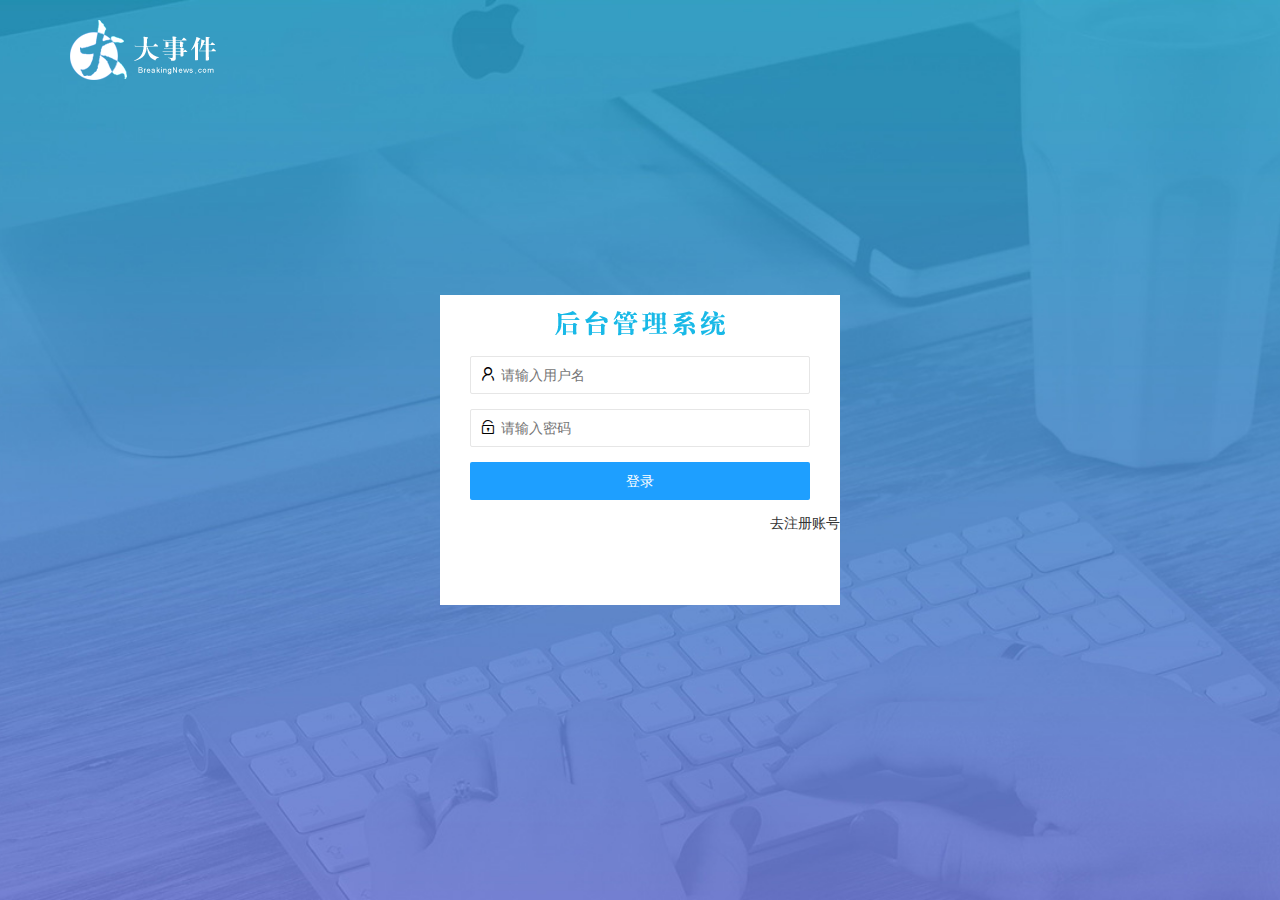
<file: login.html>
<!DOCTYPE html>
<html lang="en">

<head>
    <meta charset="UTF-8">
    <meta name="viewport" content="width=device-width, initial-scale=1.0">
    <meta http-equiv="X-UA-Compatible" content="ie=edge">
    <title>登录注册页面</title>
    <link rel="stylesheet" href="./assets/lib/layui/css/layui.css">
    <link rel="stylesheet" href="./assets/css/login.css">
</head>

<body>
    <!-- 头部logo图片 -->
    <div class="layui-main header">
        <img src="./assets/images/logo.png" alt="">
    </div>
    <div class="loginAndRegBox">
        <!-- 表单logo图片 -->
        <div>
            <img src="./assets/images/login_title.png" alt="">
        </div>
        <!-- 用户登录表单 -->
        <div class="link_login">
            <form class="layui-form" action="" id="loginform">
                <div class="layui-form-item links">
                    <i class="layui-icon layui-icon-username"></i>
                    <input type="text" name="username" required lay-verify="required|pass" placeholder="请输入用户名" autocomplete="off" class="layui-input">
                </div>
                <div class="layui-form-item links">
                    <i class="layui-icon layui-icon-password"></i>
                    <input type="password" name="password" required lay-verify="required|pass" placeholder="请输入密码" autocomplete="off" class="layui-input">
                </div>
                <div class="layui-form-item">
                    <button type="submit" lay-submit="*" class="layui-btn layui-btn-normal">登录</button>
                </div>

            </form>
            <div class="regbtn">
                <a href="javascript:;">去注册账号</a>
            </div>

        </div>
        <!-- 用户注册表单 -->
        <div class="link_reg">
            <form class="layui-form" action="" id="regform">
                <div class="layui-form-item links">
                    <i class="layui-icon layui-icon-username"></i>
                    <input type="text" name="username" required lay-verify="required|pass" placeholder="请输入用户名" autocomplete="off" class="layui-input">
                </div>
                <div class="layui-form-item links">
                    <i class="layui-icon layui-icon-password"></i>
                    <input type="password" name="password" required lay-verify="required|pass|respassword" placeholder="请输入密码" autocomplete="off" class="layui-input">
                </div>
                <div class="layui-form-item links">
                    <i class="layui-icon layui-icon-password"></i>
                    <input type="password" id="resp"  required lay-verify="required|pass" placeholder="请输入密码" autocomplete="off"
                        class="layui-input">
                </div>
                <div class="layui-form-item">
                    <button type="submit" lay-submit="*" class="layui-btn layui-btn-normal">注册</button>
                </div>

            </form>


            <div class="loginbtn">
                <a href="javascript:;" id="tologin">去登录</a>
            </div>
        </div>
    </div>
    <script src="./assets/lib/jquery.js"></script>
    <script src="./assets/lib/layui/layui.all.js"></script>
    <script src="./assets/js/login.js"></script>
</body>

</html>
</file>
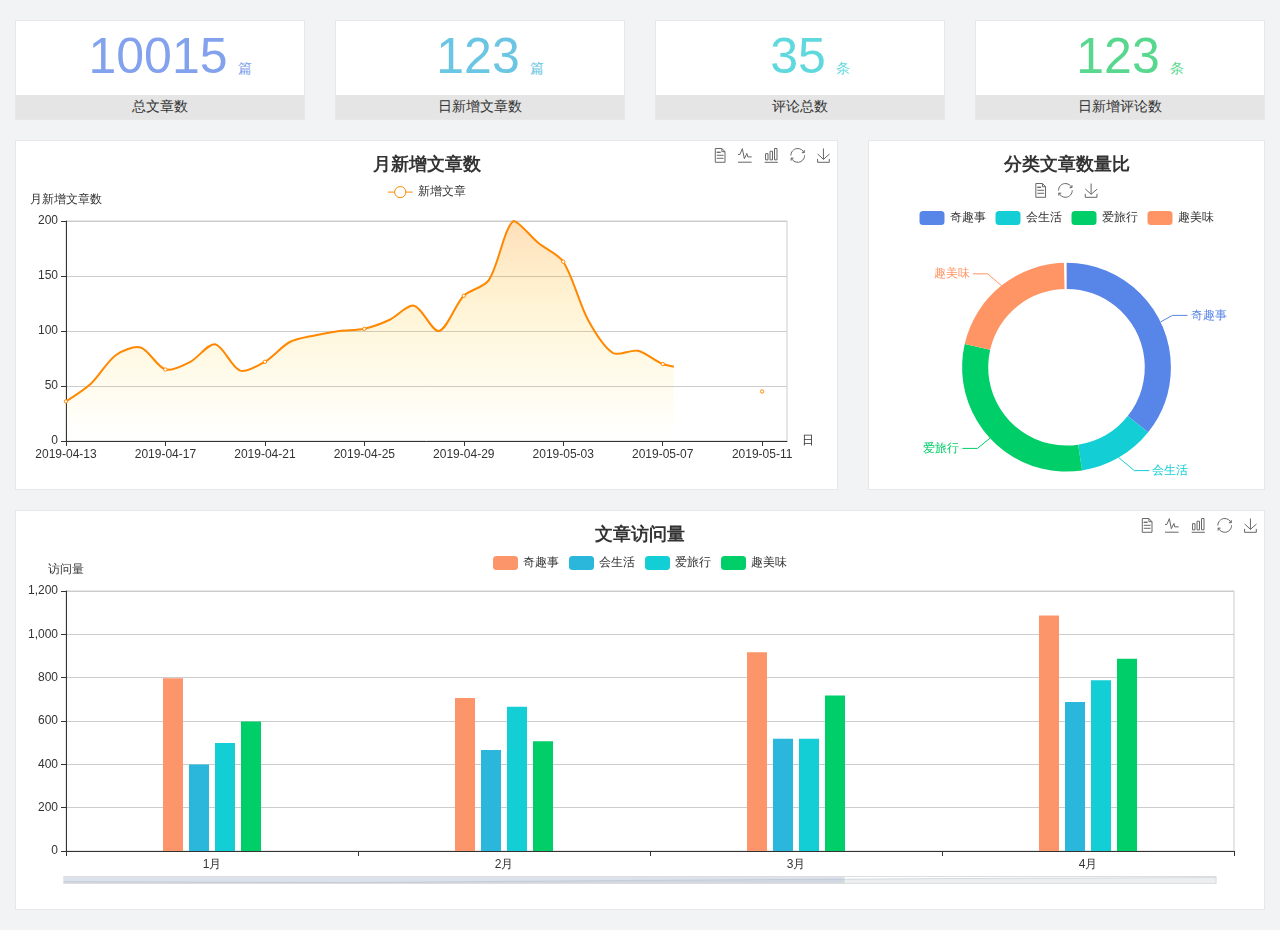
<file: home/dashboard.html>
<!DOCTYPE html>
<html lang="en">

<head>
  <meta charset="UTF-8">
  <meta name="viewport" content="width=device-width, initial-scale=1.0">
  <meta http-equiv="X-UA-Compatible" content="ie=edge">
  <title>图表统计</title>
  <link rel="stylesheet" href="../../assets/lib/bootstrap.css" />
  <link rel="stylesheet" href="../../assets/lib/main.css" />
  <script src="../../assets/lib/jquery.js"></script>
  <script type="text/javascript" src="../../assets/lib/echarts.min.js"></script>
</head>

<body>
  <div class="container-fluid">
    <div class="row spannel_list">
      <div class="col-sm-3 col-xs-6">
        <div class="spannel">
          <em>10015</em><span>篇</span>
          <b>总文章数</b>
        </div>
      </div>
      <div class="col-sm-3 col-xs-6">
        <div class="spannel scolor01">
          <em>123</em><span>篇</span>
          <b>日新增文章数</b>
        </div>
      </div>
      <div class="col-sm-3 col-xs-6">
        <div class="spannel scolor02">
          <em>35</em><span>条</span>
          <b>评论总数</b>
        </div>
      </div>
      <div class="col-sm-3 col-xs-6">
        <div class="spannel scolor03">
          <em>123</em><span>条</span>
          <b>日新增评论数</b>
        </div>
      </div>
    </div>
  </div>

  <div class="container-fluid">
    <div class="row curve-pie">
      <div class="col-lg-8 col-md-8">
        <div class="gragh_pannel" id="curve_show"></div>
      </div>
      <div class="col-lg-4 col-md-4">
        <div class="gragh_pannel" id="pie_show"></div>
      </div>
    </div>
  </div>

  <div class="container-fluid">
    <div class="column_pannel" id="column_show"></div>
  </div>

  <script>
    var oChart = echarts.init(document.getElementById('curve_show'));
    var aList_all = [
      { 'count': 36, 'date': '2019-04-13' },
      { 'count': 52, 'date': '2019-04-14' },
      { 'count': 78, 'date': '2019-04-15' },
      { 'count': 85, 'date': '2019-04-16' },
      { 'count': 65, 'date': '2019-04-17' },
      { 'count': 72, 'date': '2019-04-18' },
      { 'count': 88, 'date': '2019-04-19' },
      { 'count': 64, 'date': '2019-04-20' },
      { 'count': 72, 'date': '2019-04-21' },
      { 'count': 90, 'date': '2019-04-22' },
      { 'count': 96, 'date': '2019-04-23' },
      { 'count': 100, 'date': '2019-04-24' },
      { 'count': 102, 'date': '2019-04-25' },
      { 'count': 110, 'date': '2019-04-26' },
      { 'count': 123, 'date': '2019-04-27' },
      { 'count': 100, 'date': '2019-04-28' },
      { 'count': 132, 'date': '2019-04-29' },
      { 'count': 146, 'date': '2019-04-30' },
      { 'count': 200, 'date': '2019-05-01' },
      { 'count': 180, 'date': '2019-05-02' },
      { 'count': 163, 'date': '2019-05-03' },
      { 'count': 110, 'date': '2019-05-04' },
      { 'count': 80, 'date': '2019-05-05' },
      { 'count': 82, 'date': '2019-05-06' },
      { 'count': 70, 'date': '2019-05-07' },
      { 'count': 65, 'date': '2019-05-08' },
      { 'count': 54, 'date': '2019-05-09' },
      { 'count': 40, 'date': '2019-05-10' },
      { 'count': 45, 'date': '2019-05-11' },
      { 'count': 38, 'date': '2019-05-12' },
    ];

    let aCount = [];
    let aDate = [];

    for (var i = 0; i < aList_all.length; i++) {
      aCount.push(aList_all[i].count);
      aDate.push(aList_all[i].date);
    }

    var chartopt = {
      title: {
        text: '月新增文章数',
        left: 'center',
        top: '10'
      },
      tooltip: {
        trigger: 'axis'
      },
      legend: {
        data: ['新增文章'],
        top: '40'
      },
      toolbox: {
        show: true,
        feature: {
          mark: { show: true },
          dataView: { show: true, readOnly: false },
          magicType: { show: true, type: ['line', 'bar'] },
          restore: { show: true },
          saveAsImage: { show: true }
        }
      },
      calculable: true,
      xAxis: [
        {
          name: '日',
          type: 'category',
          boundaryGap: false,
          data: aDate
        }
      ],
      yAxis: [
        {
          name: '月新增文章数',
          type: 'value'
        }
      ],
      series: [
        {
          name: '新增文章',
          type: 'line',
          smooth: true,
          itemStyle: { normal: { areaStyle: { type: 'default' }, color: '#f80' }, lineStyle: { color: '#f80' } },
          data: aCount
        }],
      areaStyle: {
        normal: {
          color: new echarts.graphic.LinearGradient(0, 0, 0, 1, [{
            offset: 0,
            color: 'rgba(255,136,0,0.39)'
          }, {
            offset: .34,
            color: 'rgba(255,180,0,0.25)'
          }, {
            offset: 1,
            color: 'rgba(255,222,0,0.00)'
          }])

        }
      },
      grid: {
        show: true,
        x: 50,
        x2: 50,
        y: 80,
        height: 220
      }
    };

    oChart.setOption(chartopt);


    var oPie = echarts.init(document.getElementById('pie_show'));
    var oPieopt =
    {
      title: {
        top: 10,
        text: '分类文章数量比',
        x: 'center'
      },
      tooltip: {
        trigger: 'item',
        formatter: "{a} <br/>{b} : {c} ({d}%)"
      },
      color: ['#5885e8', '#13cfd5', '#00ce68', '#ff9565'],
      legend: {
        x: 'center',
        top: 65,
        data: ['奇趣事', '会生活', '爱旅行', '趣美味']
      },
      toolbox: {
        show: true,
        x: 'center',
        top: 35,
        feature: {
          mark: { show: true },
          dataView: { show: true, readOnly: false },
          magicType: {
            show: true,
            type: ['pie', 'funnel'],
            option: {
              funnel: {
                x: '25%',
                width: '50%',
                funnelAlign: 'left',
                max: 1548
              }
            }
          },
          restore: { show: true },
          saveAsImage: { show: true }
        }
      },
      calculable: true,
      series: [
        {
          name: '访问来源',
          type: 'pie',
          radius: ['45%', '60%'],
          center: ['50%', '65%'],
          data: [
            { value: 300, name: '奇趣事' },
            { value: 100, name: '会生活' },
            { value: 260, name: '爱旅行' },
            { value: 180, name: '趣美味' }
          ]
        }
      ]
    };
    oPie.setOption(oPieopt);



    var oColumn = this.echarts.init(document.getElementById('column_show'));
    var oColumnopt =
    {
      title: {
        text: '文章访问量',
        left: 'center',
        top: '10'
      },
      tooltip: {
        trigger: 'axis'
      },
      legend: {
        data: ['奇趣事', '会生活', '爱旅行', '趣美味'],
        top: '40'
      },
      toolbox: {
        show: true,
        feature: {
          mark: { show: true },
          dataView: { show: true, readOnly: false },
          magicType: { show: true, type: ['line', 'bar'] },
          restore: { show: true },
          saveAsImage: { show: true }
        }
      },
      calculable: true,
      xAxis: [
        {
          type: 'category',
          data: ['1月', '2月', '3月', '4月', '5月']
        }
      ],
      yAxis: [
        {
          name: '访问量',
          type: 'value'
        }
      ],
      series: [
        {
          name: '奇趣事',
          type: 'bar',
          barWidth: 20,
          itemStyle: {
            normal: { areaStyle: { type: 'default' }, color: '#fd956a' }
          },
          data: [800, 708, 920, 1090, 1200]
        },
        {
          name: '会生活',
          type: 'bar',
          barWidth: 20,
          itemStyle: {
            normal: { areaStyle: { type: 'default' }, color: '#2bb6db' }
          },
          data: [400, 468, 520, 690, 800]
        },
        {
          name: '爱旅行',
          type: 'bar',
          barWidth: 20,
          itemStyle: {
            normal: { areaStyle: { type: 'default' }, color: '#13cfd5' }
          },
          data: [500, 668, 520, 790, 900]
        },
        {
          name: '趣美味',
          type: 'bar',
          barWidth: 20,
          itemStyle: {
            normal: { areaStyle: { type: 'default' }, color: '#00ce68' }
          },
          data: [600, 508, 720, 890, 1000]
        }
      ],
      grid: {
        show: true,
        x: 50,
        x2: 30,
        y: 80,
        height: 260
      },
      dataZoom: [//给x轴设置滚动条
        {
          start: 0,//默认为0
          end: 100 - 1000 / 31,//默认为100
          type: 'slider',
          show: true,
          xAxisIndex: [0],
          handleSize: 0,//滑动条的 左右2个滑动条的大小
          height: 8,//组件高度
          left: 45, //左边的距离
          right: 50,//右边的距离
          bottom: 26,//右边的距离
          handleColor: '#ddd',//h滑动图标的颜色
          handleStyle: {
            borderColor: "#cacaca",
            borderWidth: "1",
            shadowBlur: 2,
            background: "#ddd",
            shadowColor: "#ddd",
          }
        }]
    };
    oColumn.setOption(oColumnopt);
  </script>
</body>

</html>
</file>
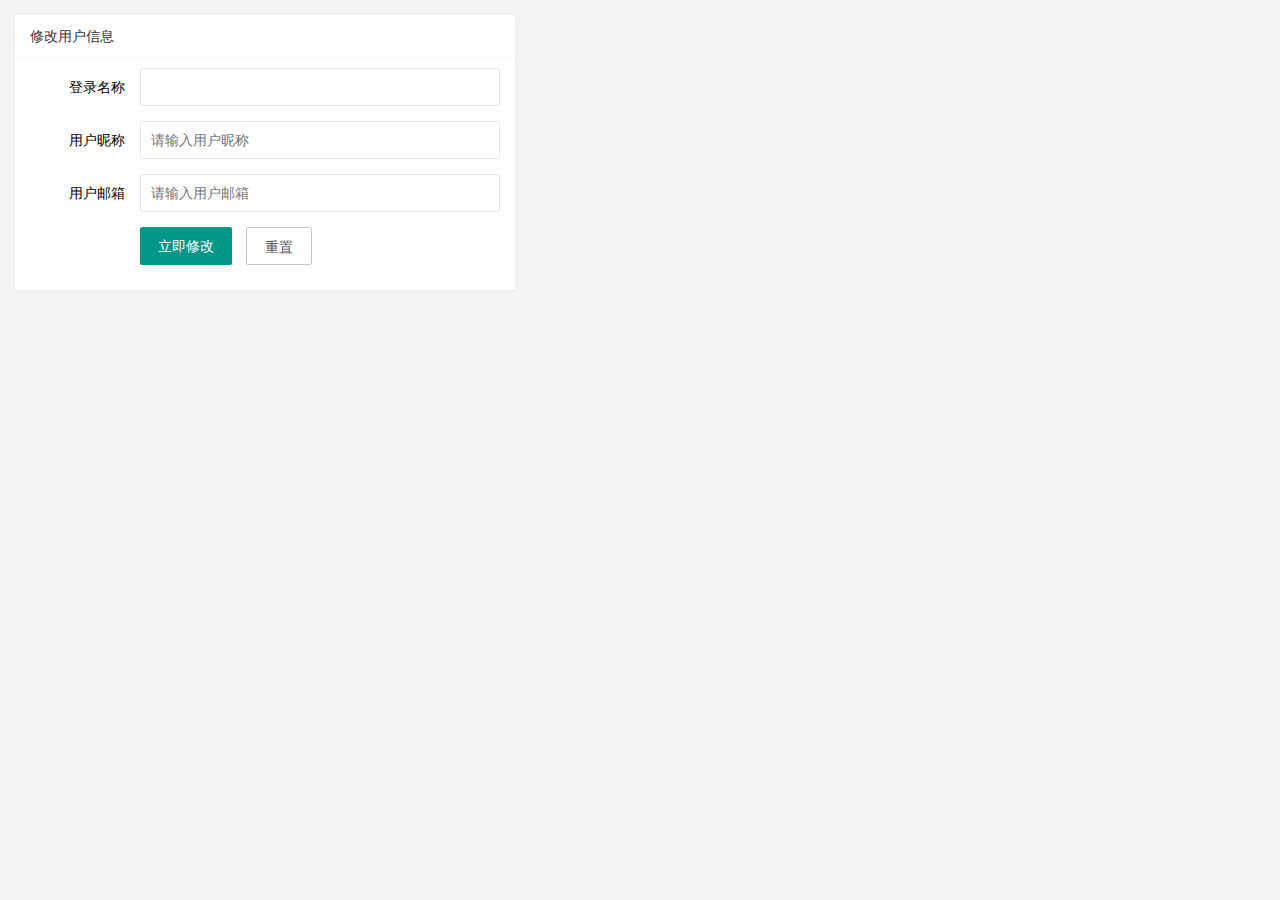
<file: user/user_info.html>
<!DOCTYPE html>
<html lang="en">
<head>
    <meta charset="UTF-8">
    <meta name="viewport" content="width=device-width, initial-scale=1.0">
    <meta http-equiv="X-UA-Compatible" content="ie=edge">
    <title>基本资料</title>
    <link rel="stylesheet" href="../assets/lib/layui/css/layui.css">
    <link rel="stylesheet" href="../assets/css/user_info.css">
</head>
<body>
    <div class="layui-card">
        <div class="layui-card-header">修改用户信息</div>
        <div class="layui-card-body">
            <form class="layui-form from_user_info" lay-filter="user_info">
                <!-- 这是隐藏域 -->
                <input type="hidden" value="" name="id"> 
                <div class="layui-form-item">
                  <label class="layui-form-label">登录名称</label>
                  <div class="layui-input-block">
                    <input type="text" name="username" required  lay-verify="required" placeholder="" autocomplete="off" class="layui-input" disabled>
                  </div>
                </div>
                <div class="layui-form-item">
                    <label class="layui-form-label">用户昵称</label>
                    <div class="layui-input-block">
                      <input type="text" name="nickname" required  lay-verify="required|nickname" placeholder="请输入用户昵称" autocomplete="off" class="layui-input">
                    </div>
                  </div>
                  <div class="layui-form-item">
                    <label class="layui-form-label">用户邮箱</label>
                    <div class="layui-input-block">
                      <input type="text" name="email" required  lay-verify="required|email" placeholder="请输入用户邮箱" autocomplete="off" class="layui-input">
                    </div>
                  </div>
                  <div class="layui-form-item">
                    <div class="layui-input-block">
                      <button class="layui-btn" lay-submit lay-filter="formDemo">立即修改</button>
                      <button type="reset" class="layui-btn layui-btn-primary" id="reuser">重置</button>
                    </div>
                  </div>
                </form>
        </div>
      </div>
      <script src="../assets/lib/layui/layui.all.js"></script>
      <script src="../assets/lib/jquery.js"></script>
      <script src="../assets/js/baseAPI.js"></script>
      <script src="../assets/js/user_info.js"></script>
</body>

</html>
</file>
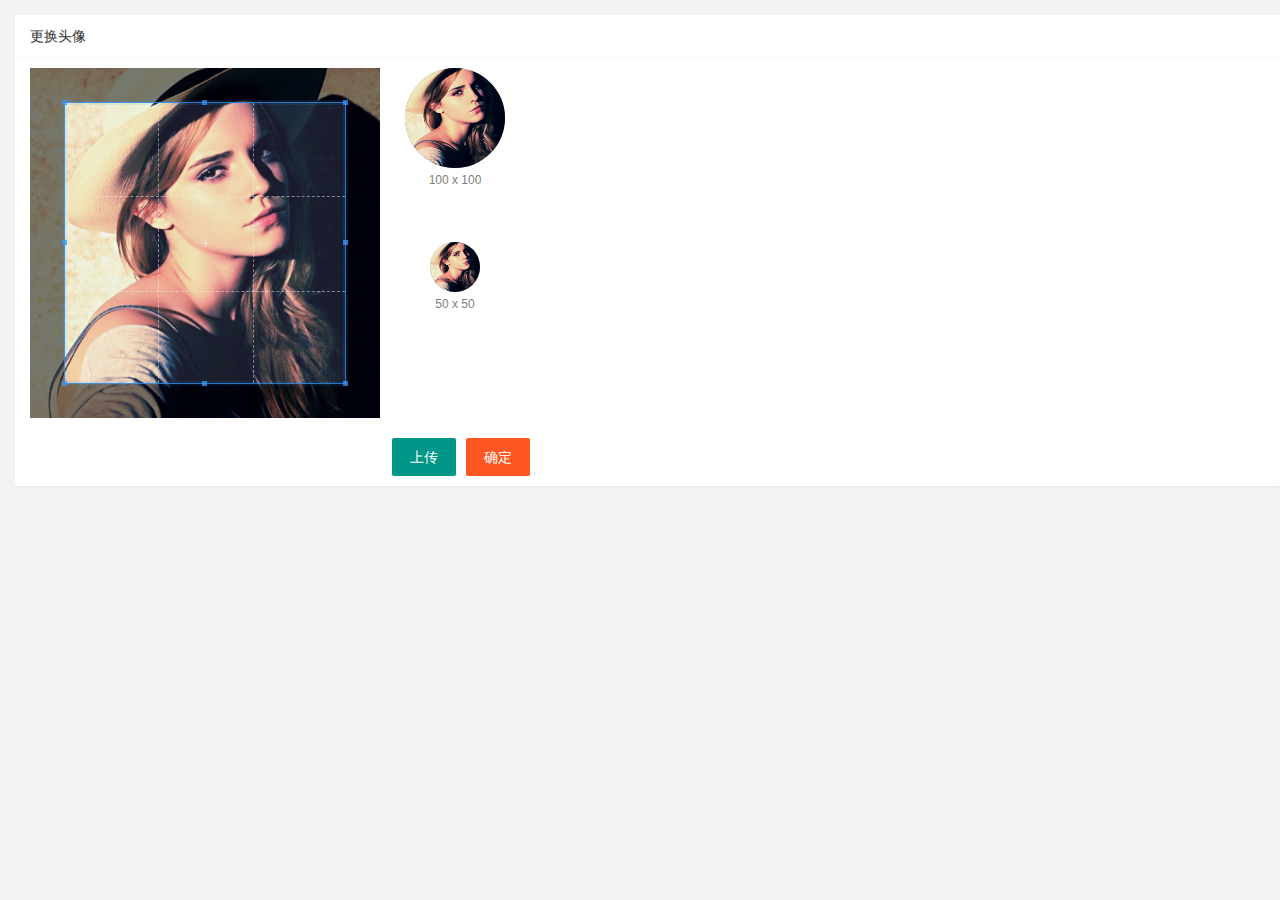
<file: user/user_photo.html>
<!DOCTYPE html>
<html lang="en">

<head>
    <meta charset="UTF-8">
    <meta name="viewport" content="width=device-width, initial-scale=1.0">
    <meta http-equiv="X-UA-Compatible" content="ie=edge">
    <title>更换头像</title>
    <link rel="stylesheet" href="../assets/lib/layui/css/layui.css">
    <link rel="stylesheet" href="../assets/lib/cropper/cropper.css" />
    <link rel="stylesheet" href="../assets/css/user_photo.css">
</head>

<body>
    <div class="layui-card">
        <div class="layui-card-header">更换头像</div>
        <div class="layui-card-body">
            <!-- 第一行的图片裁剪和预览区域 -->
            <div class="row1">
                <!-- 图片裁剪区域 -->
                <div class="cropper-box">
                    <!-- 这个 img 标签很重要，将来会把它初始化为裁剪区域 -->
                    <img id="image" src="/assets/images/sample.jpg" />
                </div>
                <!-- 图片的预览区域 -->
                <div class="preview-box">
                    <div>
                        <!-- 宽高为 100px 的预览区域 -->
                        <div class="img-preview w100"></div>
                        <p class="size">100 x 100</p>
                    </div>
                    <div>
                        <!-- 宽高为 50px 的预览区域 -->
                        <div class="img-preview w50"></div>
                        <p class="size">50 x 50</p>
                    </div>
                </div>
          
            </div>
            
            <!-- 第二行的按钮区域 -->
            <div class="row2">
                    <input style="display:none" type="file" id="fileid" accept="image/png,image/jpeg" />
                <button type="button" class="layui-btn user_photo_btn">上传</button>
                <button type="button" class="layui-btn layui-btn-danger" id="uploadphoto">确定</button>
            </div>
        </div>
    </div>
    <script src="../assets/lib/layui/layui.all.js"></script>
    <script src="../assets/lib/jquery.js"></script>
    <script src="../assets/lib/cropper/Cropper.js"></script>
    <script src="../assets/lib/cropper/jquery-cropper.js"></script>
    <script src="../assets/js/baseAPI.js"></script>
    <script src="../assets/js/user_photo.js"></script>
</body>

</html>
</file>
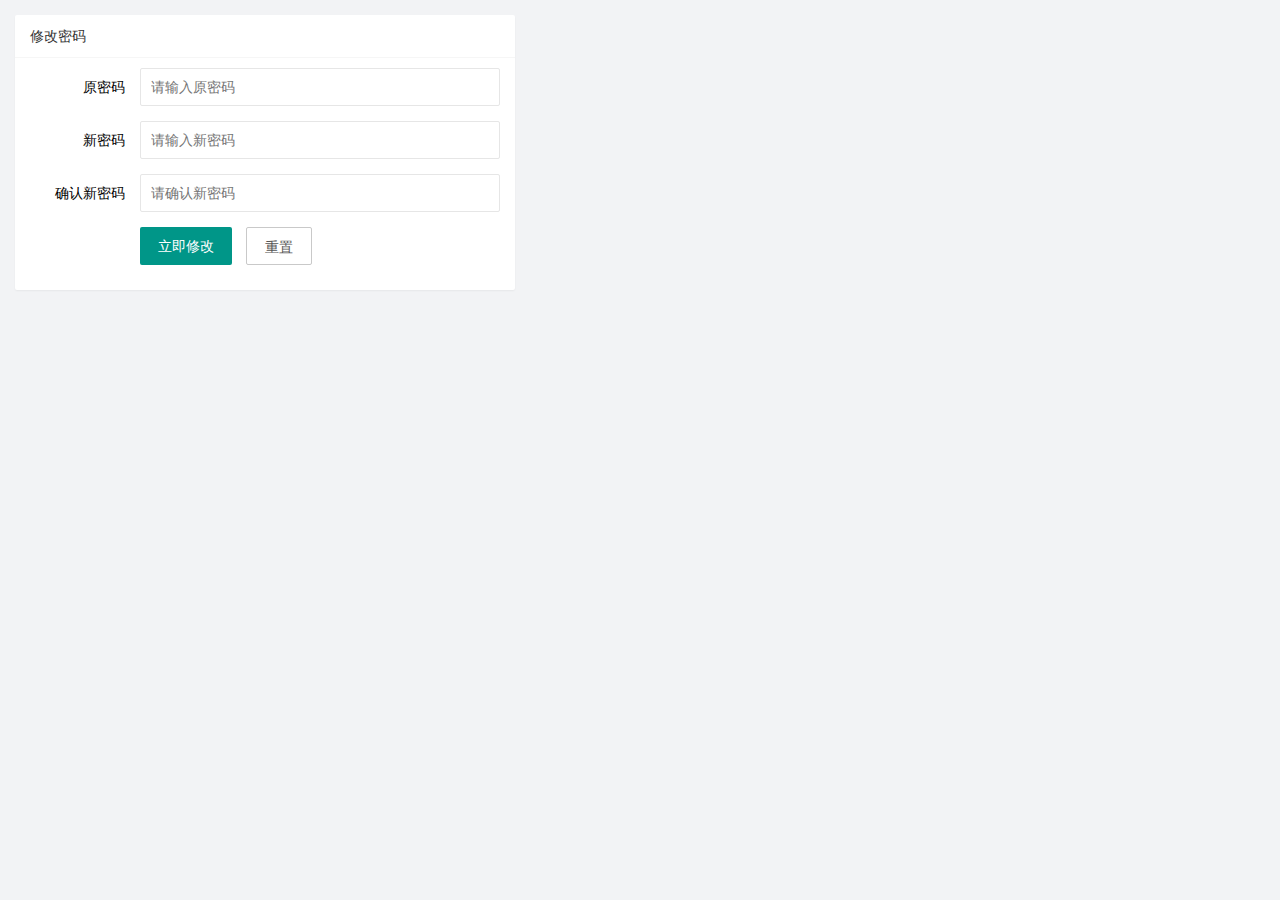
<file: user/user_pwd.html>
<!DOCTYPE html>
<html lang="en">
<head>
    <meta charset="UTF-8">
    <meta name="viewport" content="width=device-width, initial-scale=1.0">
    <meta http-equiv="X-UA-Compatible" content="ie=edge">
    <title>重置密码</title>
    <link rel="stylesheet" href="../assets/lib/layui/css/layui.css">
    <link rel="stylesheet" href="../assets/css/user_pwd.css">
</head>
<body>
        <body>
                <div class="layui-card">
                    <div class="layui-card-header">修改密码</div>
                    <div class="layui-card-body">
                        <form class="layui-form form_user_pwd" lay-filter="user_pwd">
                            <div class="layui-form-item">
                              <label class="layui-form-label" >原密码</label>
                              <div class="layui-input-block">
                                <input type="password" id="oldpwd" name="oldPwd" required  lay-verify="required|pwd|" placeholder="请输入原密码" autocomplete="off" class="layui-input">
                              </div>
                            </div>
                            <div class="layui-form-item">
                                <label class="layui-form-label">新密码</label>
                                <div class="layui-input-block">
                                  <input type="password" id="newpwd" name="newPwd" required  lay-verify="required|pwde|unsomepwd" placeholder="请输入新密码" autocomplete="off" class="layui-input">
                                </div>
                              </div>
                              <div class="layui-form-item">
                                <label class="layui-form-label">确认新密码</label>
                                <div class="layui-input-block">
                                  <input type="password" name="email" required  lay-verify="required|pwd|somepwd" placeholder="请确认新密码" autocomplete="off" class="layui-input">
                                </div>
                              </div>
                              <div class="layui-form-item">
                                <div class="layui-input-block">
                                  <button class="layui-btn" lay-submit lay-filter="formDemo" id="updata_user_pwd">立即修改</button>
                                  <button type="reset" class="layui-btn layui-btn-primary" id="reset_user_pwd">重置</button>
                                </div>
                              </div>
                            </form>
                    </div>
                  </div>
                  <script src="../assets/lib/layui/layui.all.js"></script>
                  <script src="../assets/lib/jquery.js"></script>
                  <script src="../assets/js/baseAPI.js"></script>
                  <script src="../assets/js/user_pwd.js"></script>
            </body>
</body>
</html>
</file>
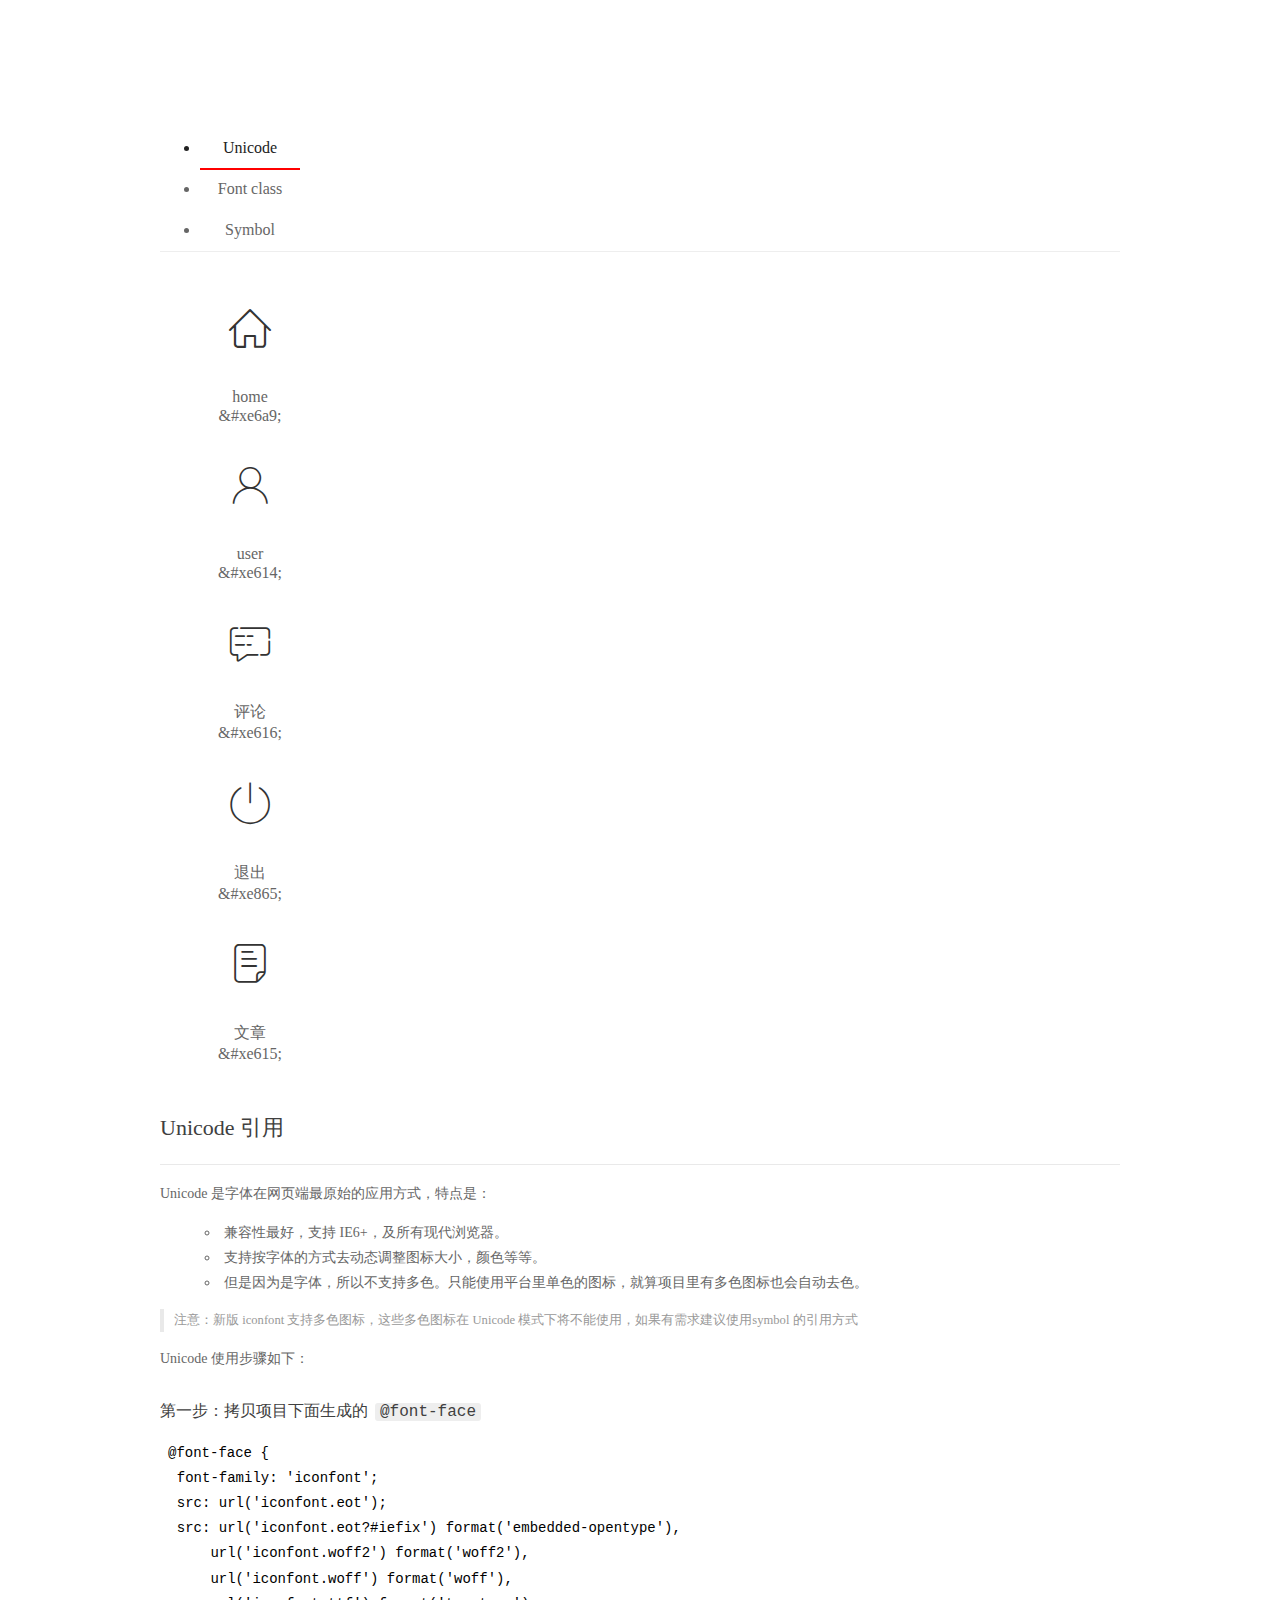
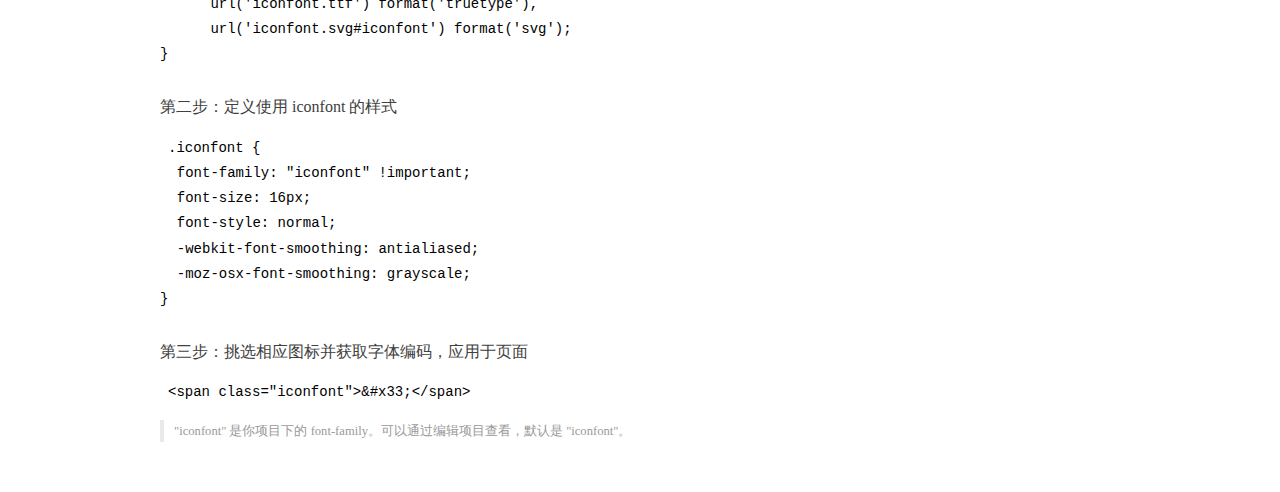
<file: assets/fonts/demo_index.html>
<!DOCTYPE html>
<html>
<head>
  <meta charset="utf-8"/>
  <title>IconFont Demo</title>
  <link rel="shortcut icon" href="https://gtms04.alicdn.com/tps/i4/TB1_oz6GVXXXXaFXpXXJDFnIXXX-64-64.ico" type="image/x-icon"/>
  <link rel="stylesheet" href="https://g.alicdn.com/thx/cube/1.3.2/cube.min.css">
  <link rel="stylesheet" href="demo.css">
  <link rel="stylesheet" href="iconfont.css">
  <script src="iconfont.js"></script>
  <!-- jQuery -->
  <script src="https://a1.alicdn.com/oss/uploads/2018/12/26/7bfddb60-08e8-11e9-9b04-53e73bb6408b.js"></script>
  <!-- 代码高亮 -->
  <script src="https://a1.alicdn.com/oss/uploads/2018/12/26/a3f714d0-08e6-11e9-8a15-ebf944d7534c.js"></script>
</head>
<body>
  <div class="main">
    <h1 class="logo"><a href="https://www.iconfont.cn/" title="iconfont 首页" target="_blank">&#xe86b;</a></h1>
    <div class="nav-tabs">
      <ul id="tabs" class="dib-box">
        <li class="dib active"><span>Unicode</span></li>
        <li class="dib"><span>Font class</span></li>
        <li class="dib"><span>Symbol</span></li>
      </ul>
      
    </div>
    <div class="tab-container">
      <div class="content unicode" style="display: block;">
          <ul class="icon_lists dib-box">
          
            <li class="dib">
              <span class="icon iconfont">&#xe6a9;</span>
                <div class="name">home</div>
                <div class="code-name">&amp;#xe6a9;</div>
              </li>
          
            <li class="dib">
              <span class="icon iconfont">&#xe614;</span>
                <div class="name">user</div>
                <div class="code-name">&amp;#xe614;</div>
              </li>
          
            <li class="dib">
              <span class="icon iconfont">&#xe616;</span>
                <div class="name">评论</div>
                <div class="code-name">&amp;#xe616;</div>
              </li>
          
            <li class="dib">
              <span class="icon iconfont">&#xe865;</span>
                <div class="name">退出</div>
                <div class="code-name">&amp;#xe865;</div>
              </li>
          
            <li class="dib">
              <span class="icon iconfont">&#xe615;</span>
                <div class="name">文章</div>
                <div class="code-name">&amp;#xe615;</div>
              </li>
          
          </ul>
          <div class="article markdown">
          <h2 id="unicode-">Unicode 引用</h2>
          <hr>

          <p>Unicode 是字体在网页端最原始的应用方式，特点是：</p>
          <ul>
            <li>兼容性最好，支持 IE6+，及所有现代浏览器。</li>
            <li>支持按字体的方式去动态调整图标大小，颜色等等。</li>
            <li>但是因为是字体，所以不支持多色。只能使用平台里单色的图标，就算项目里有多色图标也会自动去色。</li>
          </ul>
          <blockquote>
            <p>注意：新版 iconfont 支持多色图标，这些多色图标在 Unicode 模式下将不能使用，如果有需求建议使用symbol 的引用方式</p>
          </blockquote>
          <p>Unicode 使用步骤如下：</p>
          <h3 id="-font-face">第一步：拷贝项目下面生成的 <code>@font-face</code></h3>
<pre><code class="language-css"
>@font-face {
  font-family: 'iconfont';
  src: url('iconfont.eot');
  src: url('iconfont.eot?#iefix') format('embedded-opentype'),
      url('iconfont.woff2') format('woff2'),
      url('iconfont.woff') format('woff'),
      url('iconfont.ttf') format('truetype'),
      url('iconfont.svg#iconfont') format('svg');
}
</code></pre>
          <h3 id="-iconfont-">第二步：定义使用 iconfont 的样式</h3>
<pre><code class="language-css"
>.iconfont {
  font-family: "iconfont" !important;
  font-size: 16px;
  font-style: normal;
  -webkit-font-smoothing: antialiased;
  -moz-osx-font-smoothing: grayscale;
}
</code></pre>
          <h3 id="-">第三步：挑选相应图标并获取字体编码，应用于页面</h3>
<pre>
<code class="language-html"
>&lt;span class="iconfont"&gt;&amp;#x33;&lt;/span&gt;
</code></pre>
          <blockquote>
            <p>"iconfont" 是你项目下的 font-family。可以通过编辑项目查看，默认是 "iconfont"。</p>
          </blockquote>
          </div>
      </div>
      <div class="content font-class">
        <ul class="icon_lists dib-box">
          
          <li class="dib">
            <span class="icon iconfont icon-home"></span>
            <div class="name">
              home
            </div>
            <div class="code-name">.icon-home
            </div>
          </li>
          
          <li class="dib">
            <span class="icon iconfont icon-user"></span>
            <div class="name">
              user
            </div>
            <div class="code-name">.icon-user
            </div>
          </li>
          
          <li class="dib">
            <span class="icon iconfont icon-pinglun"></span>
            <div class="name">
              评论
            </div>
            <div class="code-name">.icon-pinglun
            </div>
          </li>
          
          <li class="dib">
            <span class="icon iconfont icon-tuichu"></span>
            <div class="name">
              退出
            </div>
            <div class="code-name">.icon-tuichu
            </div>
          </li>
          
          <li class="dib">
            <span class="icon iconfont icon-16"></span>
            <div class="name">
              文章
            </div>
            <div class="code-name">.icon-16
            </div>
          </li>
          
        </ul>
        <div class="article markdown">
        <h2 id="font-class-">font-class 引用</h2>
        <hr>

        <p>font-class 是 Unicode 使用方式的一种变种，主要是解决 Unicode 书写不直观，语意不明确的问题。</p>
        <p>与 Unicode 使用方式相比，具有如下特点：</p>
        <ul>
          <li>兼容性良好，支持 IE8+，及所有现代浏览器。</li>
          <li>相比于 Unicode 语意明确，书写更直观。可以很容易分辨这个 icon 是什么。</li>
          <li>因为使用 class 来定义图标，所以当要替换图标时，只需要修改 class 里面的 Unicode 引用。</li>
          <li>不过因为本质上还是使用的字体，所以多色图标还是不支持的。</li>
        </ul>
        <p>使用步骤如下：</p>
        <h3 id="-fontclass-">第一步：引入项目下面生成的 fontclass 代码：</h3>
<pre><code class="language-html">&lt;link rel="stylesheet" href="./iconfont.css"&gt;
</code></pre>
        <h3 id="-">第二步：挑选相应图标并获取类名，应用于页面：</h3>
<pre><code class="language-html">&lt;span class="iconfont icon-xxx"&gt;&lt;/span&gt;
</code></pre>
        <blockquote>
          <p>"
            iconfont" 是你项目下的 font-family。可以通过编辑项目查看，默认是 "iconfont"。</p>
        </blockquote>
      </div>
      </div>
      <div class="content symbol">
          <ul class="icon_lists dib-box">
          
            <li class="dib">
                <svg class="icon svg-icon" aria-hidden="true">
                  <use xlink:href="#icon-home"></use>
                </svg>
                <div class="name">home</div>
                <div class="code-name">#icon-home</div>
            </li>
          
            <li class="dib">
                <svg class="icon svg-icon" aria-hidden="true">
                  <use xlink:href="#icon-user"></use>
                </svg>
                <div class="name">user</div>
                <div class="code-name">#icon-user</div>
            </li>
          
            <li class="dib">
                <svg class="icon svg-icon" aria-hidden="true">
                  <use xlink:href="#icon-pinglun"></use>
                </svg>
                <div class="name">评论</div>
                <div class="code-name">#icon-pinglun</div>
            </li>
          
            <li class="dib">
                <svg class="icon svg-icon" aria-hidden="true">
                  <use xlink:href="#icon-tuichu"></use>
                </svg>
                <div class="name">退出</div>
                <div class="code-name">#icon-tuichu</div>
            </li>
          
            <li class="dib">
                <svg class="icon svg-icon" aria-hidden="true">
                  <use xlink:href="#icon-16"></use>
                </svg>
                <div class="name">文章</div>
                <div class="code-name">#icon-16</div>
            </li>
          
          </ul>
          <div class="article markdown">
          <h2 id="symbol-">Symbol 引用</h2>
          <hr>

          <p>这是一种全新的使用方式，应该说这才是未来的主流，也是平台目前推荐的用法。相关介绍可以参考这篇<a href="">文章</a>
            这种用法其实是做了一个 SVG 的集合，与另外两种相比具有如下特点：</p>
          <ul>
            <li>支持多色图标了，不再受单色限制。</li>
            <li>通过一些技巧，支持像字体那样，通过 <code>font-size</code>, <code>color</code> 来调整样式。</li>
            <li>兼容性较差，支持 IE9+，及现代浏览器。</li>
            <li>浏览器渲染 SVG 的性能一般，还不如 png。</li>
          </ul>
          <p>使用步骤如下：</p>
          <h3 id="-symbol-">第一步：引入项目下面生成的 symbol 代码：</h3>
<pre><code class="language-html">&lt;script src="./iconfont.js"&gt;&lt;/script&gt;
</code></pre>
          <h3 id="-css-">第二步：加入通用 CSS 代码（引入一次就行）：</h3>
<pre><code class="language-html">&lt;style&gt;
.icon {
  width: 1em;
  height: 1em;
  vertical-align: -0.15em;
  fill: currentColor;
  overflow: hidden;
}
&lt;/style&gt;
</code></pre>
          <h3 id="-">第三步：挑选相应图标并获取类名，应用于页面：</h3>
<pre><code class="language-html">&lt;svg class="icon" aria-hidden="true"&gt;
  &lt;use xlink:href="#icon-xxx"&gt;&lt;/use&gt;
&lt;/svg&gt;
</code></pre>
          </div>
      </div>

    </div>
  </div>
  <script>
  $(document).ready(function () {
      $('.tab-container .content:first').show()

      $('#tabs li').click(function (e) {
        var tabContent = $('.tab-container .content')
        var index = $(this).index()

        if ($(this).hasClass('active')) {
          return
        } else {
          $('#tabs li').removeClass('active')
          $(this).addClass('active')

          tabContent.hide().eq(index).fadeIn()
        }
      })
    })
  </script>
</body>
</html>
</file>
<file: assets/lib/layui/css/layui.css>
/** layui-v2.5.5 MIT License By https://www.layui.com */
 .layui-inline,img{display:inline-block;vertical-align:middle}h1,h2,h3,h4,h5,h6{font-weight:400}.layui-edge,.layui-header,.layui-inline,.layui-main{position:relative}.layui-body,.layui-edge,.layui-elip{overflow:hidden}.layui-btn,.layui-edge,.layui-inline,img{vertical-align:middle}.layui-btn,.layui-disabled,.layui-icon,.layui-unselect{-moz-user-select:none;-webkit-user-select:none;-ms-user-select:none}.layui-elip,.layui-form-checkbox span,.layui-form-pane .layui-form-label{text-overflow:ellipsis;white-space:nowrap}.layui-breadcrumb,.layui-tree-btnGroup{visibility:hidden}blockquote,body,button,dd,div,dl,dt,form,h1,h2,h3,h4,h5,h6,input,li,ol,p,pre,td,textarea,th,ul{margin:0;padding:0;-webkit-tap-highlight-color:rgba(0,0,0,0)}a:active,a:hover{outline:0}img{border:none}li{list-style:none}table{border-collapse:collapse;border-spacing:0}h4,h5,h6{font-size:100%}button,input,optgroup,option,select,textarea{font-family:inherit;font-size:inherit;font-style:inherit;font-weight:inherit;outline:0}pre{white-space:pre-wrap;white-space:-moz-pre-wrap;white-space:-pre-wrap;white-space:-o-pre-wrap;word-wrap:break-word}body{line-height:24px;font:14px Helvetica Neue,Helvetica,PingFang SC,Tahoma,Arial,sans-serif}hr{height:1px;margin:10px 0;border:0;clear:both}a{color:#333;text-decoration:none}a:hover{color:#777}a cite{font-style:normal;*cursor:pointer}.layui-border-box,.layui-border-box *{box-sizing:border-box}.layui-box,.layui-box *{box-sizing:content-box}.layui-clear{clear:both;*zoom:1}.layui-clear:after{content:'\20';clear:both;*zoom:1;display:block;height:0}.layui-inline{*display:inline;*zoom:1}.layui-edge{display:inline-block;width:0;height:0;border-width:6px;border-style:dashed;border-color:transparent}.layui-edge-top{top:-4px;border-bottom-color:#999;border-bottom-style:solid}.layui-edge-right{border-left-color:#999;border-left-style:solid}.layui-edge-bottom{top:2px;border-top-color:#999;border-top-style:solid}.layui-edge-left{border-right-color:#999;border-right-style:solid}.layui-disabled,.layui-disabled:hover{color:#d2d2d2!important;cursor:not-allowed!important}.layui-circle{border-radius:100%}.layui-show{display:block!important}.layui-hide{display:none!important}@font-face{font-family:layui-icon;src:url(../font/iconfont.eot?v=250);src:url(../font/iconfont.eot?v=250#iefix) format('embedded-opentype'),url(../font/iconfont.woff2?v=250) format('woff2'),url(../font/iconfont.woff?v=250) format('woff'),url(../font/iconfont.ttf?v=250) format('truetype'),url(../font/iconfont.svg?v=250#layui-icon) format('svg')}.layui-icon{font-family:layui-icon!important;font-size:16px;font-style:normal;-webkit-font-smoothing:antialiased;-moz-osx-font-smoothing:grayscale}.layui-icon-reply-fill:before{content:"\e611"}.layui-icon-set-fill:before{content:"\e614"}.layui-icon-menu-fill:before{content:"\e60f"}.layui-icon-search:before{content:"\e615"}.layui-icon-share:before{content:"\e641"}.layui-icon-set-sm:before{content:"\e620"}.layui-icon-engine:before{content:"\e628"}.layui-icon-close:before{content:"\1006"}.layui-icon-close-fill:before{content:"\1007"}.layui-icon-chart-screen:before{content:"\e629"}.layui-icon-star:before{content:"\e600"}.layui-icon-circle-dot:before{content:"\e617"}.layui-icon-chat:before{content:"\e606"}.layui-icon-release:before{content:"\e609"}.layui-icon-list:before{content:"\e60a"}.layui-icon-chart:before{content:"\e62c"}.layui-icon-ok-circle:before{content:"\1005"}.layui-icon-layim-theme:before{content:"\e61b"}.layui-icon-table:before{content:"\e62d"}.layui-icon-right:before{content:"\e602"}.layui-icon-left:before{content:"\e603"}.layui-icon-cart-simple:before{content:"\e698"}.layui-icon-face-cry:before{content:"\e69c"}.layui-icon-face-smile:before{content:"\e6af"}.layui-icon-survey:before{content:"\e6b2"}.layui-icon-tree:before{content:"\e62e"}.layui-icon-upload-circle:before{content:"\e62f"}.layui-icon-add-circle:before{content:"\e61f"}.layui-icon-download-circle:before{content:"\e601"}.layui-icon-templeate-1:before{content:"\e630"}.layui-icon-util:before{content:"\e631"}.layui-icon-face-surprised:before{content:"\e664"}.layui-icon-edit:before{content:"\e642"}.layui-icon-speaker:before{content:"\e645"}.layui-icon-down:before{content:"\e61a"}.layui-icon-file:before{content:"\e621"}.layui-icon-layouts:before{content:"\e632"}.layui-icon-rate-half:before{content:"\e6c9"}.layui-icon-add-circle-fine:before{content:"\e608"}.layui-icon-prev-circle:before{content:"\e633"}.layui-icon-read:before{content:"\e705"}.layui-icon-404:before{content:"\e61c"}.layui-icon-carousel:before{content:"\e634"}.layui-icon-help:before{content:"\e607"}.layui-icon-code-circle:before{content:"\e635"}.layui-icon-water:before{content:"\e636"}.layui-icon-username:before{content:"\e66f"}.layui-icon-find-fill:before{content:"\e670"}.layui-icon-about:before{content:"\e60b"}.layui-icon-location:before{content:"\e715"}.layui-icon-up:before{content:"\e619"}.layui-icon-pause:before{content:"\e651"}.layui-icon-date:before{content:"\e637"}.layui-icon-layim-uploadfile:before{content:"\e61d"}.layui-icon-delete:before{content:"\e640"}.layui-icon-play:before{content:"\e652"}.layui-icon-top:before{content:"\e604"}.layui-icon-friends:before{content:"\e612"}.layui-icon-refresh-3:before{content:"\e9aa"}.layui-icon-ok:before{content:"\e605"}.layui-icon-layer:before{content:"\e638"}.layui-icon-face-smile-fine:before{content:"\e60c"}.layui-icon-dollar:before{content:"\e659"}.layui-icon-group:before{content:"\e613"}.layui-icon-layim-download:before{content:"\e61e"}.layui-icon-picture-fine:before{content:"\e60d"}.layui-icon-link:before{content:"\e64c"}.layui-icon-diamond:before{content:"\e735"}.layui-icon-log:before{content:"\e60e"}.layui-icon-rate-solid:before{content:"\e67a"}.layui-icon-fonts-del:before{content:"\e64f"}.layui-icon-unlink:before{content:"\e64d"}.layui-icon-fonts-clear:before{content:"\e639"}.layui-icon-triangle-r:before{content:"\e623"}.layui-icon-circle:before{content:"\e63f"}.layui-icon-radio:before{content:"\e643"}.layui-icon-align-center:before{content:"\e647"}.layui-icon-align-right:before{content:"\e648"}.layui-icon-align-left:before{content:"\e649"}.layui-icon-loading-1:before{content:"\e63e"}.layui-icon-return:before{content:"\e65c"}.layui-icon-fonts-strong:before{content:"\e62b"}.layui-icon-upload:before{content:"\e67c"}.layui-icon-dialogue:before{content:"\e63a"}.layui-icon-video:before{content:"\e6ed"}.layui-icon-headset:before{content:"\e6fc"}.layui-icon-cellphone-fine:before{content:"\e63b"}.layui-icon-add-1:before{content:"\e654"}.layui-icon-face-smile-b:before{content:"\e650"}.layui-icon-fonts-html:before{content:"\e64b"}.layui-icon-form:before{content:"\e63c"}.layui-icon-cart:before{content:"\e657"}.layui-icon-camera-fill:before{content:"\e65d"}.layui-icon-tabs:before{content:"\e62a"}.layui-icon-fonts-code:before{content:"\e64e"}.layui-icon-fire:before{content:"\e756"}.layui-icon-set:before{content:"\e716"}.layui-icon-fonts-u:before{content:"\e646"}.layui-icon-triangle-d:before{content:"\e625"}.layui-icon-tips:before{content:"\e702"}.layui-icon-picture:before{content:"\e64a"}.layui-icon-more-vertical:before{content:"\e671"}.layui-icon-flag:before{content:"\e66c"}.layui-icon-loading:before{content:"\e63d"}.layui-icon-fonts-i:before{content:"\e644"}.layui-icon-refresh-1:before{content:"\e666"}.layui-icon-rmb:before{content:"\e65e"}.layui-icon-home:before{content:"\e68e"}.layui-icon-user:before{content:"\e770"}.layui-icon-notice:before{content:"\e667"}.layui-icon-login-weibo:before{content:"\e675"}.layui-icon-voice:before{content:"\e688"}.layui-icon-upload-drag:before{content:"\e681"}.layui-icon-login-qq:before{content:"\e676"}.layui-icon-snowflake:before{content:"\e6b1"}.layui-icon-file-b:before{content:"\e655"}.layui-icon-template:before{content:"\e663"}.layui-icon-auz:before{content:"\e672"}.layui-icon-console:before{content:"\e665"}.layui-icon-app:before{content:"\e653"}.layui-icon-prev:before{content:"\e65a"}.layui-icon-website:before{content:"\e7ae"}.layui-icon-next:before{content:"\e65b"}.layui-icon-component:before{content:"\e857"}.layui-icon-more:before{content:"\e65f"}.layui-icon-login-wechat:before{content:"\e677"}.layui-icon-shrink-right:before{content:"\e668"}.layui-icon-spread-left:before{content:"\e66b"}.layui-icon-camera:before{content:"\e660"}.layui-icon-note:before{content:"\e66e"}.layui-icon-refresh:before{content:"\e669"}.layui-icon-female:before{content:"\e661"}.layui-icon-male:before{content:"\e662"}.layui-icon-password:before{content:"\e673"}.layui-icon-senior:before{content:"\e674"}.layui-icon-theme:before{content:"\e66a"}.layui-icon-tread:before{content:"\e6c5"}.layui-icon-praise:before{content:"\e6c6"}.layui-icon-star-fill:before{content:"\e658"}.layui-icon-rate:before{content:"\e67b"}.layui-icon-template-1:before{content:"\e656"}.layui-icon-vercode:before{content:"\e679"}.layui-icon-cellphone:before{content:"\e678"}.layui-icon-screen-full:before{content:"\e622"}.layui-icon-screen-restore:before{content:"\e758"}.layui-icon-cols:before{content:"\e610"}.layui-icon-export:before{content:"\e67d"}.layui-icon-print:before{content:"\e66d"}.layui-icon-slider:before{content:"\e714"}.layui-icon-addition:before{content:"\e624"}.layui-icon-subtraction:before{content:"\e67e"}.layui-icon-service:before{content:"\e626"}.layui-icon-transfer:before{content:"\e691"}.layui-main{width:1140px;margin:0 auto}.layui-header{z-index:1000;height:60px}.layui-header a:hover{transition:all .5s;-webkit-transition:all .5s}.layui-side{position:fixed;left:0;top:0;bottom:0;z-index:999;width:200px;overflow-x:hidden}.layui-side-scroll{position:relative;width:220px;height:100%;overflow-x:hidden}.layui-body{position:absolute;left:200px;right:0;top:0;bottom:0;z-index:998;width:auto;overflow-y:auto;box-sizing:border-box}.layui-layout-body{overflow:hidden}.layui-layout-admin .layui-header{background-color:#23262E}.layui-layout-admin .layui-side{top:60px;width:200px;overflow-x:hidden}.layui-layout-admin .layui-body{position:fixed;top:60px;bottom:44px}.layui-layout-admin .layui-main{width:auto;margin:0 15px}.layui-layout-admin .layui-footer{position:fixed;left:200px;right:0;bottom:0;height:44px;line-height:44px;padding:0 15px;background-color:#eee}.layui-layout-admin .layui-logo{position:absolute;left:0;top:0;width:200px;height:100%;line-height:60px;text-align:center;color:#009688;font-size:16px}.layui-layout-admin .layui-header .layui-nav{background:0 0}.layui-layout-left{position:absolute!important;left:200px;top:0}.layui-layout-right{position:absolute!important;right:0;top:0}.layui-container{position:relative;margin:0 auto;padding:0 15px;box-sizing:border-box}.layui-fluid{position:relative;margin:0 auto;padding:0 15px}.layui-row:after,.layui-row:before{content:'';display:block;clear:both}.layui-col-lg1,.layui-col-lg10,.layui-col-lg11,.layui-col-lg12,.layui-col-lg2,.layui-col-lg3,.layui-col-lg4,.layui-col-lg5,.layui-col-lg6,.layui-col-lg7,.layui-col-lg8,.layui-col-lg9,.layui-col-md1,.layui-col-md10,.layui-col-md11,.layui-col-md12,.layui-col-md2,.layui-col-md3,.layui-col-md4,.layui-col-md5,.layui-col-md6,.layui-col-md7,.layui-col-md8,.layui-col-md9,.layui-col-sm1,.layui-col-sm10,.layui-col-sm11,.layui-col-sm12,.layui-col-sm2,.layui-col-sm3,.layui-col-sm4,.layui-col-sm5,.layui-col-sm6,.layui-col-sm7,.layui-col-sm8,.layui-col-sm9,.layui-col-xs1,.layui-col-xs10,.layui-col-xs11,.layui-col-xs12,.layui-col-xs2,.layui-col-xs3,.layui-col-xs4,.layui-col-xs5,.layui-col-xs6,.layui-col-xs7,.layui-col-xs8,.layui-col-xs9{position:relative;display:block;box-sizing:border-box}.layui-col-xs1,.layui-col-xs10,.layui-col-xs11,.layui-col-xs12,.layui-col-xs2,.layui-col-xs3,.layui-col-xs4,.layui-col-xs5,.layui-col-xs6,.layui-col-xs7,.layui-col-xs8,.layui-col-xs9{float:left}.layui-col-xs1{width:8.33333333%}.layui-col-xs2{width:16.66666667%}.layui-col-xs3{width:25%}.layui-col-xs4{width:33.33333333%}.layui-col-xs5{width:41.66666667%}.layui-col-xs6{width:50%}.layui-col-xs7{width:58.33333333%}.layui-col-xs8{width:66.66666667%}.layui-col-xs9{width:75%}.layui-col-xs10{width:83.33333333%}.layui-col-xs11{width:91.66666667%}.layui-col-xs12{width:100%}.layui-col-xs-offset1{margin-left:8.33333333%}.layui-col-xs-offset2{margin-left:16.66666667%}.layui-col-xs-offset3{margin-left:25%}.layui-col-xs-offset4{margin-left:33.33333333%}.layui-col-xs-offset5{margin-left:41.66666667%}.layui-col-xs-offset6{margin-left:50%}.layui-col-xs-offset7{margin-left:58.33333333%}.layui-col-xs-offset8{margin-left:66.66666667%}.layui-col-xs-offset9{margin-left:75%}.layui-col-xs-offset10{margin-left:83.33333333%}.layui-col-xs-offset11{margin-left:91.66666667%}.layui-col-xs-offset12{margin-left:100%}@media screen and (max-width:768px){.layui-hide-xs{display:none!important}.layui-show-xs-block{display:block!important}.layui-show-xs-inline{display:inline!important}.layui-show-xs-inline-block{display:inline-block!important}}@media screen and (min-width:768px){.layui-container{width:750px}.layui-hide-sm{display:none!important}.layui-show-sm-block{display:block!important}.layui-show-sm-inline{display:inline!important}.layui-show-sm-inline-block{display:inline-block!important}.layui-col-sm1,.layui-col-sm10,.layui-col-sm11,.layui-col-sm12,.layui-col-sm2,.layui-col-sm3,.layui-col-sm4,.layui-col-sm5,.layui-col-sm6,.layui-col-sm7,.layui-col-sm8,.layui-col-sm9{float:left}.layui-col-sm1{width:8.33333333%}.layui-col-sm2{width:16.66666667%}.layui-col-sm3{width:25%}.layui-col-sm4{width:33.33333333%}.layui-col-sm5{width:41.66666667%}.layui-col-sm6{width:50%}.layui-col-sm7{width:58.33333333%}.layui-col-sm8{width:66.66666667%}.layui-col-sm9{width:75%}.layui-col-sm10{width:83.33333333%}.layui-col-sm11{width:91.66666667%}.layui-col-sm12{width:100%}.layui-col-sm-offset1{margin-left:8.33333333%}.layui-col-sm-offset2{margin-left:16.66666667%}.layui-col-sm-offset3{margin-left:25%}.layui-col-sm-offset4{margin-left:33.33333333%}.layui-col-sm-offset5{margin-left:41.66666667%}.layui-col-sm-offset6{margin-left:50%}.layui-col-sm-offset7{margin-left:58.33333333%}.layui-col-sm-offset8{margin-left:66.66666667%}.layui-col-sm-offset9{margin-left:75%}.layui-col-sm-offset10{margin-left:83.33333333%}.layui-col-sm-offset11{margin-left:91.66666667%}.layui-col-sm-offset12{margin-left:100%}}@media screen and (min-width:992px){.layui-container{width:970px}.layui-hide-md{display:none!important}.layui-show-md-block{display:block!important}.layui-show-md-inline{display:inline!important}.layui-show-md-inline-block{display:inline-block!important}.layui-col-md1,.layui-col-md10,.layui-col-md11,.layui-col-md12,.layui-col-md2,.layui-col-md3,.layui-col-md4,.layui-col-md5,.layui-col-md6,.layui-col-md7,.layui-col-md8,.layui-col-md9{float:left}.layui-col-md1{width:8.33333333%}.layui-col-md2{width:16.66666667%}.layui-col-md3{width:25%}.layui-col-md4{width:33.33333333%}.layui-col-md5{width:41.66666667%}.layui-col-md6{width:50%}.layui-col-md7{width:58.33333333%}.layui-col-md8{width:66.66666667%}.layui-col-md9{width:75%}.layui-col-md10{width:83.33333333%}.layui-col-md11{width:91.66666667%}.layui-col-md12{width:100%}.layui-col-md-offset1{margin-left:8.33333333%}.layui-col-md-offset2{margin-left:16.66666667%}.layui-col-md-offset3{margin-left:25%}.layui-col-md-offset4{margin-left:33.33333333%}.layui-col-md-offset5{margin-left:41.66666667%}.layui-col-md-offset6{margin-left:50%}.layui-col-md-offset7{margin-left:58.33333333%}.layui-col-md-offset8{margin-left:66.66666667%}.layui-col-md-offset9{margin-left:75%}.layui-col-md-offset10{margin-left:83.33333333%}.layui-col-md-offset11{margin-left:91.66666667%}.layui-col-md-offset12{margin-left:100%}}@media screen and (min-width:1200px){.layui-container{width:1170px}.layui-hide-lg{display:none!important}.layui-show-lg-block{display:block!important}.layui-show-lg-inline{display:inline!important}.layui-show-lg-inline-block{display:inline-block!important}.layui-col-lg1,.layui-col-lg10,.layui-col-lg11,.layui-col-lg12,.layui-col-lg2,.layui-col-lg3,.layui-col-lg4,.layui-col-lg5,.layui-col-lg6,.layui-col-lg7,.layui-col-lg8,.layui-col-lg9{float:left}.layui-col-lg1{width:8.33333333%}.layui-col-lg2{width:16.66666667%}.layui-col-lg3{width:25%}.layui-col-lg4{width:33.33333333%}.layui-col-lg5{width:41.66666667%}.layui-col-lg6{width:50%}.layui-col-lg7{width:58.33333333%}.layui-col-lg8{width:66.66666667%}.layui-col-lg9{width:75%}.layui-col-lg10{width:83.33333333%}.layui-col-lg11{width:91.66666667%}.layui-col-lg12{width:100%}.layui-col-lg-offset1{margin-left:8.33333333%}.layui-col-lg-offset2{margin-left:16.66666667%}.layui-col-lg-offset3{margin-left:25%}.layui-col-lg-offset4{margin-left:33.33333333%}.layui-col-lg-offset5{margin-left:41.66666667%}.layui-col-lg-offset6{margin-left:50%}.layui-col-lg-offset7{margin-left:58.33333333%}.layui-col-lg-offset8{margin-left:66.66666667%}.layui-col-lg-offset9{margin-left:75%}.layui-col-lg-offset10{margin-left:83.33333333%}.layui-col-lg-offset11{margin-left:91.66666667%}.layui-col-lg-offset12{margin-left:100%}}.layui-col-space1{margin:-.5px}.layui-col-space1>*{padding:.5px}.layui-col-space3{margin:-1.5px}.layui-col-space3>*{padding:1.5px}.layui-col-space5{margin:-2.5px}.layui-col-space5>*{padding:2.5px}.layui-col-space8{margin:-3.5px}.layui-col-space8>*{padding:3.5px}.layui-col-space10{margin:-5px}.layui-col-space10>*{padding:5px}.layui-col-space12{margin:-6px}.layui-col-space12>*{padding:6px}.layui-col-space15{margin:-7.5px}.layui-col-space15>*{padding:7.5px}.layui-col-space18{margin:-9px}.layui-col-space18>*{padding:9px}.layui-col-space20{margin:-10px}.layui-col-space20>*{padding:10px}.layui-col-space22{margin:-11px}.layui-col-space22>*{padding:11px}.layui-col-space25{margin:-12.5px}.layui-col-space25>*{padding:12.5px}.layui-col-space30{margin:-15px}.layui-col-space30>*{padding:15px}.layui-btn,.layui-input,.layui-select,.layui-textarea,.layui-upload-button{outline:0;-webkit-appearance:none;transition:all .3s;-webkit-transition:all .3s;box-sizing:border-box}.layui-elem-quote{margin-bottom:10px;padding:15px;line-height:22px;border-left:5px solid #009688;border-radius:0 2px 2px 0;background-color:#f2f2f2}.layui-quote-nm{border-style:solid;border-width:1px 1px 1px 5px;background:0 0}.layui-elem-field{margin-bottom:10px;padding:0;border-width:1px;border-style:solid}.layui-elem-field legend{margin-left:20px;padding:0 10px;font-size:20px;font-weight:300}.layui-field-title{margin:10px 0 20px;border-width:1px 0 0}.layui-field-box{padding:10px 15px}.layui-field-title .layui-field-box{padding:10px 0}.layui-progress{position:relative;height:6px;border-radius:20px;background-color:#e2e2e2}.layui-progress-bar{position:absolute;left:0;top:0;width:0;max-width:100%;height:6px;border-radius:20px;text-align:right;background-color:#5FB878;transition:all .3s;-webkit-transition:all .3s}.layui-progress-big,.layui-progress-big .layui-progress-bar{height:18px;line-height:18px}.layui-progress-text{position:relative;top:-20px;line-height:18px;font-size:12px;color:#666}.layui-progress-big .layui-progress-text{position:static;padding:0 10px;color:#fff}.layui-collapse{border-width:1px;border-style:solid;border-radius:2px}.layui-colla-content,.layui-colla-item{border-top-width:1px;border-top-style:solid}.layui-colla-item:first-child{border-top:none}.layui-colla-title{position:relative;height:42px;line-height:42px;padding:0 15px 0 35px;color:#333;background-color:#f2f2f2;cursor:pointer;font-size:14px;overflow:hidden}.layui-colla-content{display:none;padding:10px 15px;line-height:22px;color:#666}.layui-colla-icon{position:absolute;left:15px;top:0;font-size:14px}.layui-card{margin-bottom:15px;border-radius:2px;background-color:#fff;box-shadow:0 1px 2px 0 rgba(0,0,0,.05)}.layui-card:last-child{margin-bottom:0}.layui-card-header{position:relative;height:42px;line-height:42px;padding:0 15px;border-bottom:1px solid #f6f6f6;color:#333;border-radius:2px 2px 0 0;font-size:14px}.layui-bg-black,.layui-bg-blue,.layui-bg-cyan,.layui-bg-green,.layui-bg-orange,.layui-bg-red{color:#fff!important}.layui-card-body{position:relative;padding:10px 15px;line-height:24px}.layui-card-body[pad15]{padding:15px}.layui-card-body[pad20]{padding:20px}.layui-card-body .layui-table{margin:5px 0}.layui-card .layui-tab{margin:0}.layui-panel-window{position:relative;padding:15px;border-radius:0;border-top:5px solid #E6E6E6;background-color:#fff}.layui-auxiliar-moving{position:fixed;left:0;right:0;top:0;bottom:0;width:100%;height:100%;background:0 0;z-index:9999999999}.layui-form-label,.layui-form-mid,.layui-form-select,.layui-input-block,.layui-input-inline,.layui-textarea{position:relative}.layui-bg-red{background-color:#FF5722!important}.layui-bg-orange{background-color:#FFB800!important}.layui-bg-green{background-color:#009688!important}.layui-bg-cyan{background-color:#2F4056!important}.layui-bg-blue{background-color:#1E9FFF!important}.layui-bg-black{background-color:#393D49!important}.layui-bg-gray{background-color:#eee!important;color:#666!important}.layui-badge-rim,.layui-colla-content,.layui-colla-item,.layui-collapse,.layui-elem-field,.layui-form-pane .layui-form-item[pane],.layui-form-pane .layui-form-label,.layui-input,.layui-layedit,.layui-layedit-tool,.layui-quote-nm,.layui-select,.layui-tab-bar,.layui-tab-card,.layui-tab-title,.layui-tab-title .layui-this:after,.layui-textarea{border-color:#e6e6e6}.layui-timeline-item:before,hr{background-color:#e6e6e6}.layui-text{line-height:22px;font-size:14px;color:#666}.layui-text h1,.layui-text h2,.layui-text h3{font-weight:500;color:#333}.layui-text h1{font-size:30px}.layui-text h2{font-size:24px}.layui-text h3{font-size:18px}.layui-text a:not(.layui-btn){color:#01AAED}.layui-text a:not(.layui-btn):hover{text-decoration:underline}.layui-text ul{padding:5px 0 5px 15px}.layui-text ul li{margin-top:5px;list-style-type:disc}.layui-text em,.layui-word-aux{color:#999!important;padding:0 5px!important}.layui-btn{display:inline-block;height:38px;line-height:38px;padding:0 18px;background-color:#009688;color:#fff;white-space:nowrap;text-align:center;font-size:14px;border:none;border-radius:2px;cursor:pointer}.layui-btn:hover{opacity:.8;filter:alpha(opacity=80);color:#fff}.layui-btn:active{opacity:1;filter:alpha(opacity=100)}.layui-btn+.layui-btn{margin-left:10px}.layui-btn-container{font-size:0}.layui-btn-container .layui-btn{margin-right:10px;margin-bottom:10px}.layui-btn-container .layui-btn+.layui-btn{margin-left:0}.layui-table .layui-btn-container .layui-btn{margin-bottom:9px}.layui-btn-radius{border-radius:100px}.layui-btn .layui-icon{margin-right:3px;font-size:18px;vertical-align:bottom;vertical-align:middle\9}.layui-btn-primary{border:1px solid #C9C9C9;background-color:#fff;color:#555}.layui-btn-primary:hover{border-color:#009688;color:#333}.layui-btn-normal{background-color:#1E9FFF}.layui-btn-warm{background-color:#FFB800}.layui-btn-danger{background-color:#FF5722}.layui-btn-checked{background-color:#5FB878}.layui-btn-disabled,.layui-btn-disabled:active,.layui-btn-disabled:hover{border:1px solid #e6e6e6;background-color:#FBFBFB;color:#C9C9C9;cursor:not-allowed;opacity:1}.layui-btn-lg{height:44px;line-height:44px;padding:0 25px;font-size:16px}.layui-btn-sm{height:30px;line-height:30px;padding:0 10px;font-size:12px}.layui-btn-sm i{font-size:16px!important}.layui-btn-xs{height:22px;line-height:22px;padding:0 5px;font-size:12px}.layui-btn-xs i{font-size:14px!important}.layui-btn-group{display:inline-block;vertical-align:middle;font-size:0}.layui-btn-group .layui-btn{margin-left:0!important;margin-right:0!important;border-left:1px solid rgba(255,255,255,.5);border-radius:0}.layui-btn-group .layui-btn-primary{border-left:none}.layui-btn-group .layui-btn-primary:hover{border-color:#C9C9C9;color:#009688}.layui-btn-group .layui-btn:first-child{border-left:none;border-radius:2px 0 0 2px}.layui-btn-group .layui-btn-primary:first-child{border-left:1px solid #c9c9c9}.layui-btn-group .layui-btn:last-child{border-radius:0 2px 2px 0}.layui-btn-group .layui-btn+.layui-btn{margin-left:0}.layui-btn-group+.layui-btn-group{margin-left:10px}.layui-btn-fluid{width:100%}.layui-input,.layui-select,.layui-textarea{height:38px;line-height:1.3;line-height:38px\9;border-width:1px;border-style:solid;background-color:#fff;border-radius:2px}.layui-input::-webkit-input-placeholder,.layui-select::-webkit-input-placeholder,.layui-textarea::-webkit-input-placeholder{line-height:1.3}.layui-input,.layui-textarea{display:block;width:100%;padding-left:10px}.layui-input:hover,.layui-textarea:hover{border-color:#D2D2D2!important}.layui-input:focus,.layui-textarea:focus{border-color:#C9C9C9!important}.layui-textarea{min-height:100px;height:auto;line-height:20px;padding:6px 10px;resize:vertical}.layui-select{padding:0 10px}.layui-form input[type=checkbox],.layui-form input[type=radio],.layui-form select{display:none}.layui-form [lay-ignore]{display:initial}.layui-form-item{margin-bottom:15px;clear:both;*zoom:1}.layui-form-item:after{content:'\20';clear:both;*zoom:1;display:block;height:0}.layui-form-label{float:left;display:block;padding:9px 15px;width:80px;font-weight:400;line-height:20px;text-align:right}.layui-form-label-col{display:block;float:none;padding:9px 0;line-height:20px;text-align:left}.layui-form-item .layui-inline{margin-bottom:5px;margin-right:10px}.layui-input-block{margin-left:110px;min-height:36px}.layui-input-inline{display:inline-block;vertical-align:middle}.layui-form-item .layui-input-inline{float:left;width:190px;margin-right:10px}.layui-form-text .layui-input-inline{width:auto}.layui-form-mid{float:left;display:block;padding:9px 0!important;line-height:20px;margin-right:10px}.layui-form-danger+.layui-form-select .layui-input,.layui-form-danger:focus{border-color:#FF5722!important}.layui-form-select .layui-input{padding-right:30px;cursor:pointer}.layui-form-select .layui-edge{position:absolute;right:10px;top:50%;margin-top:-3px;cursor:pointer;border-width:6px;border-top-color:#c2c2c2;border-top-style:solid;transition:all .3s;-webkit-transition:all .3s}.layui-form-select dl{display:none;position:absolute;left:0;top:42px;padding:5px 0;z-index:899;min-width:100%;border:1px solid #d2d2d2;max-height:300px;overflow-y:auto;background-color:#fff;border-radius:2px;box-shadow:0 2px 4px rgba(0,0,0,.12);box-sizing:border-box}.layui-form-select dl dd,.layui-form-select dl dt{padding:0 10px;line-height:36px;white-space:nowrap;overflow:hidden;text-overflow:ellipsis}.layui-form-select dl dt{font-size:12px;color:#999}.layui-form-select dl dd{cursor:pointer}.layui-form-select dl dd:hover{background-color:#f2f2f2;-webkit-transition:.5s all;transition:.5s all}.layui-form-select .layui-select-group dd{padding-left:20px}.layui-form-select dl dd.layui-select-tips{padding-left:10px!important;color:#999}.layui-form-select dl dd.layui-this{background-color:#5FB878;color:#fff}.layui-form-checkbox,.layui-form-select dl dd.layui-disabled{background-color:#fff}.layui-form-selected dl{display:block}.layui-form-checkbox,.layui-form-checkbox *,.layui-form-switch{display:inline-block;vertical-align:middle}.layui-form-selected .layui-edge{margin-top:-9px;-webkit-transform:rotate(180deg);transform:rotate(180deg);margin-top:-3px\9}:root .layui-form-selected .layui-edge{margin-top:-9px\0/IE9}.layui-form-selectup dl{top:auto;bottom:42px}.layui-select-none{margin:5px 0;text-align:center;color:#999}.layui-select-disabled .layui-disabled{border-color:#eee!important}.layui-select-disabled .layui-edge{border-top-color:#d2d2d2}.layui-form-checkbox{position:relative;height:30px;line-height:30px;margin-right:10px;padding-right:30px;cursor:pointer;font-size:0;-webkit-transition:.1s linear;transition:.1s linear;box-sizing:border-box}.layui-form-checkbox span{padding:0 10px;height:100%;font-size:14px;border-radius:2px 0 0 2px;background-color:#d2d2d2;color:#fff;overflow:hidden}.layui-form-checkbox:hover span{background-color:#c2c2c2}.layui-form-checkbox i{position:absolute;right:0;top:0;width:30px;height:28px;border:1px solid #d2d2d2;border-left:none;border-radius:0 2px 2px 0;color:#fff;font-size:20px;text-align:center}.layui-form-checkbox:hover i{border-color:#c2c2c2;color:#c2c2c2}.layui-form-checked,.layui-form-checked:hover{border-color:#5FB878}.layui-form-checked span,.layui-form-checked:hover span{background-color:#5FB878}.layui-form-checked i,.layui-form-checked:hover i{color:#5FB878}.layui-form-item .layui-form-checkbox{margin-top:4px}.layui-form-checkbox[lay-skin=primary]{height:auto!important;line-height:normal!important;min-width:18px;min-height:18px;border:none!important;margin-right:0;padding-left:28px;padding-right:0;background:0 0}.layui-form-checkbox[lay-skin=primary] span{padding-left:0;padding-right:15px;line-height:18px;background:0 0;color:#666}.layui-form-checkbox[lay-skin=primary] i{right:auto;left:0;width:16px;height:16px;line-height:16px;border:1px solid #d2d2d2;font-size:12px;border-radius:2px;background-color:#fff;-webkit-transition:.1s linear;transition:.1s linear}.layui-form-checkbox[lay-skin=primary]:hover i{border-color:#5FB878;color:#fff}.layui-form-checked[lay-skin=primary] i{border-color:#5FB878!important;background-color:#5FB878;color:#fff}.layui-checkbox-disbaled[lay-skin=primary] span{background:0 0!important;color:#c2c2c2}.layui-checkbox-disbaled[lay-skin=primary]:hover i{border-color:#d2d2d2}.layui-form-item .layui-form-checkbox[lay-skin=primary]{margin-top:10px}.layui-form-switch{position:relative;height:22px;line-height:22px;min-width:35px;padding:0 5px;margin-top:8px;border:1px solid #d2d2d2;border-radius:20px;cursor:pointer;background-color:#fff;-webkit-transition:.1s linear;transition:.1s linear}.layui-form-switch i{position:absolute;left:5px;top:3px;width:16px;height:16px;border-radius:20px;background-color:#d2d2d2;-webkit-transition:.1s linear;transition:.1s linear}.layui-form-switch em{position:relative;top:0;width:25px;margin-left:21px;padding:0!important;text-align:center!important;color:#999!important;font-style:normal!important;font-size:12px}.layui-form-onswitch{border-color:#5FB878;background-color:#5FB878}.layui-checkbox-disbaled,.layui-checkbox-disbaled i{border-color:#e2e2e2!important}.layui-form-onswitch i{left:100%;margin-left:-21px;background-color:#fff}.layui-form-onswitch em{margin-left:5px;margin-right:21px;color:#fff!important}.layui-checkbox-disbaled span{background-color:#e2e2e2!important}.layui-checkbox-disbaled:hover i{color:#fff!important}[lay-radio]{display:none}.layui-form-radio,.layui-form-radio *{display:inline-block;vertical-align:middle}.layui-form-radio{line-height:28px;margin:6px 10px 0 0;padding-right:10px;cursor:pointer;font-size:0}.layui-form-radio *{font-size:14px}.layui-form-radio>i{margin-right:8px;font-size:22px;color:#c2c2c2}.layui-form-radio>i:hover,.layui-form-radioed>i{color:#5FB878}.layui-radio-disbaled>i{color:#e2e2e2!important}.layui-form-pane .layui-form-label{width:110px;padding:8px 15px;height:38px;line-height:20px;border-width:1px;border-style:solid;border-radius:2px 0 0 2px;text-align:center;background-color:#FBFBFB;overflow:hidden;box-sizing:border-box}.layui-form-pane .layui-input-inline{margin-left:-1px}.layui-form-pane .layui-input-block{margin-left:110px;left:-1px}.layui-form-pane .layui-input{border-radius:0 2px 2px 0}.layui-form-pane .layui-form-text .layui-form-label{float:none;width:100%;border-radius:2px;box-sizing:border-box;text-align:left}.layui-form-pane .layui-form-text .layui-input-inline{display:block;margin:0;top:-1px;clear:both}.layui-form-pane .layui-form-text .layui-input-block{margin:0;left:0;top:-1px}.layui-form-pane .layui-form-text .layui-textarea{min-height:100px;border-radius:0 0 2px 2px}.layui-form-pane .layui-form-checkbox{margin:4px 0 4px 10px}.layui-form-pane .layui-form-radio,.layui-form-pane .layui-form-switch{margin-top:6px;margin-left:10px}.layui-form-pane .layui-form-item[pane]{position:relative;border-width:1px;border-style:solid}.layui-form-pane .layui-form-item[pane] .layui-form-label{position:absolute;left:0;top:0;height:100%;border-width:0 1px 0 0}.layui-form-pane .layui-form-item[pane] .layui-input-inline{margin-left:110px}@media screen and (max-width:450px){.layui-form-item .layui-form-label{text-overflow:ellipsis;overflow:hidden;white-space:nowrap}.layui-form-item .layui-inline{display:block;margin-right:0;margin-bottom:20px;clear:both}.layui-form-item .layui-inline:after{content:'\20';clear:both;display:block;height:0}.layui-form-item .layui-input-inline{display:block;float:none;left:-3px;width:auto;margin:0 0 10px 112px}.layui-form-item .layui-input-inline+.layui-form-mid{margin-left:110px;top:-5px;padding:0}.layui-form-item .layui-form-checkbox{margin-right:5px;margin-bottom:5px}}.layui-layedit{border-width:1px;border-style:solid;border-radius:2px}.layui-layedit-tool{padding:3px 5px;border-bottom-width:1px;border-bottom-style:solid;font-size:0}.layedit-tool-fixed{position:fixed;top:0;border-top:1px solid #e2e2e2}.layui-layedit-tool .layedit-tool-mid,.layui-layedit-tool .layui-icon{display:inline-block;vertical-align:middle;text-align:center;font-size:14px}.layui-layedit-tool .layui-icon{position:relative;width:32px;height:30px;line-height:30px;margin:3px 5px;color:#777;cursor:pointer;border-radius:2px}.layui-layedit-tool .layui-icon:hover{color:#393D49}.layui-layedit-tool .layui-icon:active{color:#000}.layui-layedit-tool .layedit-tool-active{background-color:#e2e2e2;color:#000}.layui-layedit-tool .layui-disabled,.layui-layedit-tool .layui-disabled:hover{color:#d2d2d2;cursor:not-allowed}.layui-layedit-tool .layedit-tool-mid{width:1px;height:18px;margin:0 10px;background-color:#d2d2d2}.layedit-tool-html{width:50px!important;font-size:30px!important}.layedit-tool-b,.layedit-tool-code,.layedit-tool-help{font-size:16px!important}.layedit-tool-d,.layedit-tool-face,.layedit-tool-image,.layedit-tool-unlink{font-size:18px!important}.layedit-tool-image input{position:absolute;font-size:0;left:0;top:0;width:100%;height:100%;opacity:.01;filter:Alpha(opacity=1);cursor:pointer}.layui-layedit-iframe iframe{display:block;width:100%}#LAY_layedit_code{overflow:hidden}.layui-laypage{display:inline-block;*display:inline;*zoom:1;vertical-align:middle;margin:10px 0;font-size:0}.layui-laypage>a:first-child,.layui-laypage>a:first-child em{border-radius:2px 0 0 2px}.layui-laypage>a:last-child,.layui-laypage>a:last-child em{border-radius:0 2px 2px 0}.layui-laypage>:first-child{margin-left:0!important}.layui-laypage>:last-child{margin-right:0!important}.layui-laypage a,.layui-laypage button,.layui-laypage input,.layui-laypage select,.layui-laypage span{border:1px solid #e2e2e2}.layui-laypage a,.layui-laypage span{display:inline-block;*display:inline;*zoom:1;vertical-align:middle;padding:0 15px;height:28px;line-height:28px;margin:0 -1px 5px 0;background-color:#fff;color:#333;font-size:12px}.layui-flow-more a *,.layui-laypage input,.layui-table-view select[lay-ignore]{display:inline-block}.layui-laypage a:hover{color:#009688}.layui-laypage em{font-style:normal}.layui-laypage .layui-laypage-spr{color:#999;font-weight:700}.layui-laypage a{text-decoration:none}.layui-laypage .layui-laypage-curr{position:relative}.layui-laypage .layui-laypage-curr em{position:relative;color:#fff}.layui-laypage .layui-laypage-curr .layui-laypage-em{position:absolute;left:-1px;top:-1px;padding:1px;width:100%;height:100%;background-color:#009688}.layui-laypage-em{border-radius:2px}.layui-laypage-next em,.layui-laypage-prev em{font-family:Sim sun;font-size:16px}.layui-laypage .layui-laypage-count,.layui-laypage .layui-laypage-limits,.layui-laypage .layui-laypage-refresh,.layui-laypage .layui-laypage-skip{margin-left:10px;margin-right:10px;padding:0;border:none}.layui-laypage .layui-laypage-limits,.layui-laypage .layui-laypage-refresh{vertical-align:top}.layui-laypage .layui-laypage-refresh i{font-size:18px;cursor:pointer}.layui-laypage select{height:22px;padding:3px;border-radius:2px;cursor:pointer}.layui-laypage .layui-laypage-skip{height:30px;line-height:30px;color:#999}.layui-laypage button,.layui-laypage input{height:30px;line-height:30px;border-radius:2px;vertical-align:top;background-color:#fff;box-sizing:border-box}.layui-laypage input{width:40px;margin:0 10px;padding:0 3px;text-align:center}.layui-laypage input:focus,.layui-laypage select:focus{border-color:#009688!important}.layui-laypage button{margin-left:10px;padding:0 10px;cursor:pointer}.layui-table,.layui-table-view{margin:10px 0}.layui-flow-more{margin:10px 0;text-align:center;color:#999;font-size:14px}.layui-flow-more a{height:32px;line-height:32px}.layui-flow-more a *{vertical-align:top}.layui-flow-more a cite{padding:0 20px;border-radius:3px;background-color:#eee;color:#333;font-style:normal}.layui-flow-more a cite:hover{opacity:.8}.layui-flow-more a i{font-size:30px;color:#737383}.layui-table{width:100%;background-color:#fff;color:#666}.layui-table tr{transition:all .3s;-webkit-transition:all .3s}.layui-table th{text-align:left;font-weight:400}.layui-table tbody tr:hover,.layui-table thead tr,.layui-table-click,.layui-table-header,.layui-table-hover,.layui-table-mend,.layui-table-patch,.layui-table-tool,.layui-table-total,.layui-table-total tr,.layui-table[lay-even] tr:nth-child(even){background-color:#f2f2f2}.layui-table td,.layui-table th,.layui-table-col-set,.layui-table-fixed-r,.layui-table-grid-down,.layui-table-header,.layui-table-page,.layui-table-tips-main,.layui-table-tool,.layui-table-total,.layui-table-view,.layui-table[lay-skin=line],.layui-table[lay-skin=row]{border-width:1px;border-style:solid;border-color:#e6e6e6}.layui-table td,.layui-table th{position:relative;padding:9px 15px;min-height:20px;line-height:20px;font-size:14px}.layui-table[lay-skin=line] td,.layui-table[lay-skin=line] th{border-width:0 0 1px}.layui-table[lay-skin=row] td,.layui-table[lay-skin=row] th{border-width:0 1px 0 0}.layui-table[lay-skin=nob] td,.layui-table[lay-skin=nob] th{border:none}.layui-table img{max-width:100px}.layui-table[lay-size=lg] td,.layui-table[lay-size=lg] th{padding:15px 30px}.layui-table-view .layui-table[lay-size=lg] .layui-table-cell{height:40px;line-height:40px}.layui-table[lay-size=sm] td,.layui-table[lay-size=sm] th{font-size:12px;padding:5px 10px}.layui-table-view .layui-table[lay-size=sm] .layui-table-cell{height:20px;line-height:20px}.layui-table[lay-data]{display:none}.layui-table-box{position:relative;overflow:hidden}.layui-table-view .layui-table{position:relative;width:auto;margin:0}.layui-table-view .layui-table[lay-skin=line]{border-width:0 1px 0 0}.layui-table-view .layui-table[lay-skin=row]{border-width:0 0 1px}.layui-table-view .layui-table td,.layui-table-view .layui-table th{padding:5px 0;border-top:none;border-left:none}.layui-table-view .layui-table th.layui-unselect .layui-table-cell span{cursor:pointer}.layui-table-view .layui-table td{cursor:default}.layui-table-view .layui-table td[data-edit=text]{cursor:text}.layui-table-view .layui-form-checkbox[lay-skin=primary] i{width:18px;height:18px}.layui-table-view .layui-form-radio{line-height:0;padding:0}.layui-table-view .layui-form-radio>i{margin:0;font-size:20px}.layui-table-init{position:absolute;left:0;top:0;width:100%;height:100%;text-align:center;z-index:110}.layui-table-init .layui-icon{position:absolute;left:50%;top:50%;margin:-15px 0 0 -15px;font-size:30px;color:#c2c2c2}.layui-table-header{border-width:0 0 1px;overflow:hidden}.layui-table-header .layui-table{margin-bottom:-1px}.layui-table-tool .layui-inline[lay-event]{position:relative;width:26px;height:26px;padding:5px;line-height:16px;margin-right:10px;text-align:center;color:#333;border:1px solid #ccc;cursor:pointer;-webkit-transition:.5s all;transition:.5s all}.layui-table-tool .layui-inline[lay-event]:hover{border:1px solid #999}.layui-table-tool-temp{padding-right:120px}.layui-table-tool-self{position:absolute;right:17px;top:10px}.layui-table-tool .layui-table-tool-self .layui-inline[lay-event]{margin:0 0 0 10px}.layui-table-tool-panel{position:absolute;top:29px;left:-1px;padding:5px 0;min-width:150px;min-height:40px;border:1px solid #d2d2d2;text-align:left;overflow-y:auto;background-color:#fff;box-shadow:0 2px 4px rgba(0,0,0,.12)}.layui-table-cell,.layui-table-tool-panel li{overflow:hidden;text-overflow:ellipsis;white-space:nowrap}.layui-table-tool-panel li{padding:0 10px;line-height:30px;-webkit-transition:.5s all;transition:.5s all}.layui-table-tool-panel li .layui-form-checkbox[lay-skin=primary]{width:100%;padding-left:28px}.layui-table-tool-panel li:hover{background-color:#f2f2f2}.layui-table-tool-panel li .layui-form-checkbox[lay-skin=primary] i{position:absolute;left:0;top:0}.layui-table-tool-panel li .layui-form-checkbox[lay-skin=primary] span{padding:0}.layui-table-tool .layui-table-tool-self .layui-table-tool-panel{left:auto;right:-1px}.layui-table-col-set{position:absolute;right:0;top:0;width:20px;height:100%;border-width:0 0 0 1px;background-color:#fff}.layui-table-sort{width:10px;height:20px;margin-left:5px;cursor:pointer!important}.layui-table-sort .layui-edge{position:absolute;left:5px;border-width:5px}.layui-table-sort .layui-table-sort-asc{top:3px;border-top:none;border-bottom-style:solid;border-bottom-color:#b2b2b2}.layui-table-sort .layui-table-sort-asc:hover{border-bottom-color:#666}.layui-table-sort .layui-table-sort-desc{bottom:5px;border-bottom:none;border-top-style:solid;border-top-color:#b2b2b2}.layui-table-sort .layui-table-sort-desc:hover{border-top-color:#666}.layui-table-sort[lay-sort=asc] .layui-table-sort-asc{border-bottom-color:#000}.layui-table-sort[lay-sort=desc] .layui-table-sort-desc{border-top-color:#000}.layui-table-cell{height:28px;line-height:28px;padding:0 15px;position:relative;box-sizing:border-box}.layui-table-cell .layui-form-checkbox[lay-skin=primary]{top:-1px;padding:0}.layui-table-cell .layui-table-link{color:#01AAED}.laytable-cell-checkbox,.laytable-cell-numbers,.laytable-cell-radio,.laytable-cell-space{padding:0;text-align:center}.layui-table-body{position:relative;overflow:auto;margin-right:-1px;margin-bottom:-1px}.layui-table-body .layui-none{line-height:26px;padding:15px;text-align:center;color:#999}.layui-table-fixed{position:absolute;left:0;top:0;z-index:101}.layui-table-fixed .layui-table-body{overflow:hidden}.layui-table-fixed-l{box-shadow:0 -1px 8px rgba(0,0,0,.08)}.layui-table-fixed-r{left:auto;right:-1px;border-width:0 0 0 1px;box-shadow:-1px 0 8px rgba(0,0,0,.08)}.layui-table-fixed-r .layui-table-header{position:relative;overflow:visible}.layui-table-mend{position:absolute;right:-49px;top:0;height:100%;width:50px}.layui-table-tool{position:relative;z-index:890;width:100%;min-height:50px;line-height:30px;padding:10px 15px;border-width:0 0 1px}.layui-table-tool .layui-btn-container{margin-bottom:-10px}.layui-table-page,.layui-table-total{border-width:1px 0 0;margin-bottom:-1px;overflow:hidden}.layui-table-page{position:relative;width:100%;padding:7px 7px 0;height:41px;font-size:12px;white-space:nowrap}.layui-table-page>div{height:26px}.layui-table-page .layui-laypage{margin:0}.layui-table-page .layui-laypage a,.layui-table-page .layui-laypage span{height:26px;line-height:26px;margin-bottom:10px;border:none;background:0 0}.layui-table-page .layui-laypage a,.layui-table-page .layui-laypage span.layui-laypage-curr{padding:0 12px}.layui-table-page .layui-laypage span{margin-left:0;padding:0}.layui-table-page .layui-laypage .layui-laypage-prev{margin-left:-7px!important}.layui-table-page .layui-laypage .layui-laypage-curr .layui-laypage-em{left:0;top:0;padding:0}.layui-table-page .layui-laypage button,.layui-table-page .layui-laypage input{height:26px;line-height:26px}.layui-table-page .layui-laypage input{width:40px}.layui-table-page .layui-laypage button{padding:0 10px}.layui-table-page select{height:18px}.layui-table-patch .layui-table-cell{padding:0;width:30px}.layui-table-edit{position:absolute;left:0;top:0;width:100%;height:100%;padding:0 14px 1px;border-radius:0;box-shadow:1px 1px 20px rgba(0,0,0,.15)}.layui-table-edit:focus{border-color:#5FB878!important}select.layui-table-edit{padding:0 0 0 10px;border-color:#C9C9C9}.layui-table-view .layui-form-checkbox,.layui-table-view .layui-form-radio,.layui-table-view .layui-form-switch{top:0;margin:0;box-sizing:content-box}.layui-table-view .layui-form-checkbox{top:-1px;height:26px;line-height:26px}.layui-table-view .layui-form-checkbox i{height:26px}.layui-table-grid .layui-table-cell{overflow:visible}.layui-table-grid-down{position:absolute;top:0;right:0;width:26px;height:100%;padding:5px 0;border-width:0 0 0 1px;text-align:center;background-color:#fff;color:#999;cursor:pointer}.layui-table-grid-down .layui-icon{position:absolute;top:50%;left:50%;margin:-8px 0 0 -8px}.layui-table-grid-down:hover{background-color:#fbfbfb}body .layui-table-tips .layui-layer-content{background:0 0;padding:0;box-shadow:0 1px 6px rgba(0,0,0,.12)}.layui-table-tips-main{margin:-44px 0 0 -1px;max-height:150px;padding:8px 15px;font-size:14px;overflow-y:scroll;background-color:#fff;color:#666}.layui-table-tips-c{position:absolute;right:-3px;top:-13px;width:20px;height:20px;padding:3px;cursor:pointer;background-color:#666;border-radius:50%;color:#fff}.layui-table-tips-c:hover{background-color:#777}.layui-table-tips-c:before{position:relative;right:-2px}.layui-upload-file{display:none!important;opacity:.01;filter:Alpha(opacity=1)}.layui-upload-drag,.layui-upload-form,.layui-upload-wrap{display:inline-block}.layui-upload-list{margin:10px 0}.layui-upload-choose{padding:0 10px;color:#999}.layui-upload-drag{position:relative;padding:30px;border:1px dashed #e2e2e2;background-color:#fff;text-align:center;cursor:pointer;color:#999}.layui-upload-drag .layui-icon{font-size:50px;color:#009688}.layui-upload-drag[lay-over]{border-color:#009688}.layui-upload-iframe{position:absolute;width:0;height:0;border:0;visibility:hidden}.layui-upload-wrap{position:relative;vertical-align:middle}.layui-upload-wrap .layui-upload-file{display:block!important;position:absolute;left:0;top:0;z-index:10;font-size:100px;width:100%;height:100%;opacity:.01;filter:Alpha(opacity=1);cursor:pointer}.layui-transfer-active,.layui-transfer-box{display:inline-block;vertical-align:middle}.layui-transfer-box,.layui-transfer-header,.layui-transfer-search{border-width:0;border-style:solid;border-color:#e6e6e6}.layui-transfer-box{position:relative;border-width:1px;width:200px;height:360px;border-radius:2px;background-color:#fff}.layui-transfer-box .layui-form-checkbox{width:100%;margin:0!important}.layui-transfer-header{height:38px;line-height:38px;padding:0 10px;border-bottom-width:1px}.layui-transfer-search{position:relative;padding:10px;border-bottom-width:1px}.layui-transfer-search .layui-input{height:32px;padding-left:30px;font-size:12px}.layui-transfer-search .layui-icon-search{position:absolute;left:20px;top:50%;margin-top:-8px;color:#666}.layui-transfer-active{margin:0 15px}.layui-transfer-active .layui-btn{display:block;margin:0;padding:0 15px;background-color:#5FB878;border-color:#5FB878;color:#fff}.layui-transfer-active .layui-btn-disabled{background-color:#FBFBFB;border-color:#e6e6e6;color:#C9C9C9}.layui-transfer-active .layui-btn:first-child{margin-bottom:15px}.layui-transfer-active .layui-btn .layui-icon{margin:0;font-size:14px!important}.layui-transfer-data{padding:5px 0;overflow:auto}.layui-transfer-data li{height:32px;line-height:32px;padding:0 10px}.layui-transfer-data li:hover{background-color:#f2f2f2;transition:.5s all}.layui-transfer-data .layui-none{padding:15px 10px;text-align:center;color:#999}.layui-nav{position:relative;padding:0 20px;background-color:#393D49;color:#fff;border-radius:2px;font-size:0;box-sizing:border-box}.layui-nav *{font-size:14px}.layui-nav .layui-nav-item{position:relative;display:inline-block;*display:inline;*zoom:1;vertical-align:middle;line-height:60px}.layui-nav .layui-nav-item a{display:block;padding:0 20px;color:#fff;color:rgba(255,255,255,.7);transition:all .3s;-webkit-transition:all .3s}.layui-nav .layui-this:after,.layui-nav-bar,.layui-nav-tree .layui-nav-itemed:after{position:absolute;left:0;top:0;width:0;height:5px;background-color:#5FB878;transition:all .2s;-webkit-transition:all .2s}.layui-nav-bar{z-index:1000}.layui-nav .layui-nav-item a:hover,.layui-nav .layui-this a{color:#fff}.layui-nav .layui-this:after{content:'';top:auto;bottom:0;width:100%}.layui-nav-img{width:30px;height:30px;margin-right:10px;border-radius:50%}.layui-nav .layui-nav-more{content:'';width:0;height:0;border-style:solid dashed dashed;border-color:#fff transparent transparent;overflow:hidden;cursor:pointer;transition:all .2s;-webkit-transition:all .2s;position:absolute;top:50%;right:3px;margin-top:-3px;border-width:6px;border-top-color:rgba(255,255,255,.7)}.layui-nav .layui-nav-mored,.layui-nav-itemed>a .layui-nav-more{margin-top:-9px;border-style:dashed dashed solid;border-color:transparent transparent #fff}.layui-nav-child{display:none;position:absolute;left:0;top:65px;min-width:100%;line-height:36px;padding:5px 0;box-shadow:0 2px 4px rgba(0,0,0,.12);border:1px solid #d2d2d2;background-color:#fff;z-index:100;border-radius:2px;white-space:nowrap}.layui-nav .layui-nav-child a{color:#333}.layui-nav .layui-nav-child a:hover{background-color:#f2f2f2;color:#000}.layui-nav-child dd{position:relative}.layui-nav .layui-nav-child dd.layui-this a,.layui-nav-child dd.layui-this{background-color:#5FB878;color:#fff}.layui-nav-child dd.layui-this:after{display:none}.layui-nav-tree{width:200px;padding:0}.layui-nav-tree .layui-nav-item{display:block;width:100%;line-height:45px}.layui-nav-tree .layui-nav-item a{position:relative;height:45px;line-height:45px;text-overflow:ellipsis;overflow:hidden;white-space:nowrap}.layui-nav-tree .layui-nav-item a:hover{background-color:#4E5465}.layui-nav-tree .layui-nav-bar{width:5px;height:0;background-color:#009688}.layui-nav-tree .layui-nav-child dd.layui-this,.layui-nav-tree .layui-nav-child dd.layui-this a,.layui-nav-tree .layui-this,.layui-nav-tree .layui-this>a,.layui-nav-tree .layui-this>a:hover{background-color:#009688;color:#fff}.layui-nav-tree .layui-this:after{display:none}.layui-nav-itemed>a,.layui-nav-tree .layui-nav-title a,.layui-nav-tree .layui-nav-title a:hover{color:#fff!important}.layui-nav-tree .layui-nav-child{position:relative;z-index:0;top:0;border:none;box-shadow:none}.layui-nav-tree .layui-nav-child a{height:40px;line-height:40px;color:#fff;color:rgba(255,255,255,.7)}.layui-nav-tree .layui-nav-child,.layui-nav-tree .layui-nav-child a:hover{background:0 0;color:#fff}.layui-nav-tree .layui-nav-more{right:10px}.layui-nav-itemed>.layui-nav-child{display:block;padding:0;background-color:rgba(0,0,0,.3)!important}.layui-nav-itemed>.layui-nav-child>.layui-this>.layui-nav-child{display:block}.layui-nav-side{position:fixed;top:0;bottom:0;left:0;overflow-x:hidden;z-index:999}.layui-bg-blue .layui-nav-bar,.layui-bg-blue .layui-nav-itemed:after,.layui-bg-blue .layui-this:after{background-color:#93D1FF}.layui-bg-blue .layui-nav-child dd.layui-this{background-color:#1E9FFF}.layui-bg-blue .layui-nav-itemed>a,.layui-nav-tree.layui-bg-blue .layui-nav-title a,.layui-nav-tree.layui-bg-blue .layui-nav-title a:hover{background-color:#007DDB!important}.layui-breadcrumb{font-size:0}.layui-breadcrumb>*{font-size:14px}.layui-breadcrumb a{color:#999!important}.layui-breadcrumb a:hover{color:#5FB878!important}.layui-breadcrumb a cite{color:#666;font-style:normal}.layui-breadcrumb span[lay-separator]{margin:0 10px;color:#999}.layui-tab{margin:10px 0;text-align:left!important}.layui-tab[overflow]>.layui-tab-title{overflow:hidden}.layui-tab-title{position:relative;left:0;height:40px;white-space:nowrap;font-size:0;border-bottom-width:1px;border-bottom-style:solid;transition:all .2s;-webkit-transition:all .2s}.layui-tab-title li{display:inline-block;*display:inline;*zoom:1;vertical-align:middle;font-size:14px;transition:all .2s;-webkit-transition:all .2s;position:relative;line-height:40px;min-width:65px;padding:0 15px;text-align:center;cursor:pointer}.layui-tab-title li a{display:block}.layui-tab-title .layui-this{color:#000}.layui-tab-title .layui-this:after{position:absolute;left:0;top:0;content:'';width:100%;height:41px;border-width:1px;border-style:solid;border-bottom-color:#fff;border-radius:2px 2px 0 0;box-sizing:border-box;pointer-events:none}.layui-tab-bar{position:absolute;right:0;top:0;z-index:10;width:30px;height:39px;line-height:39px;border-width:1px;border-style:solid;border-radius:2px;text-align:center;background-color:#fff;cursor:pointer}.layui-tab-bar .layui-icon{position:relative;display:inline-block;top:3px;transition:all .3s;-webkit-transition:all .3s}.layui-tab-item{display:none}.layui-tab-more{padding-right:30px;height:auto!important;white-space:normal!important}.layui-tab-more li.layui-this:after{border-bottom-color:#e2e2e2;border-radius:2px}.layui-tab-more .layui-tab-bar .layui-icon{top:-2px;top:3px\9;-webkit-transform:rotate(180deg);transform:rotate(180deg)}:root .layui-tab-more .layui-tab-bar .layui-icon{top:-2px\0/IE9}.layui-tab-content{padding:10px}.layui-tab-title li .layui-tab-close{position:relative;display:inline-block;width:18px;height:18px;line-height:20px;margin-left:8px;top:1px;text-align:center;font-size:14px;color:#c2c2c2;transition:all .2s;-webkit-transition:all .2s}.layui-tab-title li .layui-tab-close:hover{border-radius:2px;background-color:#FF5722;color:#fff}.layui-tab-brief>.layui-tab-title .layui-this{color:#009688}.layui-tab-brief>.layui-tab-more li.layui-this:after,.layui-tab-brief>.layui-tab-title .layui-this:after{border:none;border-radius:0;border-bottom:2px solid #5FB878}.layui-tab-brief[overflow]>.layui-tab-title .layui-this:after{top:-1px}.layui-tab-card{border-width:1px;border-style:solid;border-radius:2px;box-shadow:0 2px 5px 0 rgba(0,0,0,.1)}.layui-tab-card>.layui-tab-title{background-color:#f2f2f2}.layui-tab-card>.layui-tab-title li{margin-right:-1px;margin-left:-1px}.layui-tab-card>.layui-tab-title .layui-this{background-color:#fff}.layui-tab-card>.layui-tab-title .layui-this:after{border-top:none;border-width:1px;border-bottom-color:#fff}.layui-tab-card>.layui-tab-title .layui-tab-bar{height:40px;line-height:40px;border-radius:0;border-top:none;border-right:none}.layui-tab-card>.layui-tab-more .layui-this{background:0 0;color:#5FB878}.layui-tab-card>.layui-tab-more .layui-this:after{border:none}.layui-timeline{padding-left:5px}.layui-timeline-item{position:relative;padding-bottom:20px}.layui-timeline-axis{position:absolute;left:-5px;top:0;z-index:10;width:20px;height:20px;line-height:20px;background-color:#fff;color:#5FB878;border-radius:50%;text-align:center;cursor:pointer}.layui-timeline-axis:hover{color:#FF5722}.layui-timeline-item:before{content:'';position:absolute;left:5px;top:0;z-index:0;width:1px;height:100%}.layui-timeline-item:last-child:before{display:none}.layui-timeline-item:first-child:before{display:block}.layui-timeline-content{padding-left:25px}.layui-timeline-title{position:relative;margin-bottom:10px}.layui-badge,.layui-badge-dot,.layui-badge-rim{position:relative;display:inline-block;padding:0 6px;font-size:12px;text-align:center;background-color:#FF5722;color:#fff;border-radius:2px}.layui-badge{height:18px;line-height:18px}.layui-badge-dot{width:8px;height:8px;padding:0;border-radius:50%}.layui-badge-rim{height:18px;line-height:18px;border-width:1px;border-style:solid;background-color:#fff;color:#666}.layui-btn .layui-badge,.layui-btn .layui-badge-dot{margin-left:5px}.layui-nav .layui-badge,.layui-nav .layui-badge-dot{position:absolute;top:50%;margin:-8px 6px 0}.layui-tab-title .layui-badge,.layui-tab-title .layui-badge-dot{left:5px;top:-2px}.layui-carousel{position:relative;left:0;top:0;background-color:#f8f8f8}.layui-carousel>[carousel-item]{position:relative;width:100%;height:100%;overflow:hidden}.layui-carousel>[carousel-item]:before{position:absolute;content:'\e63d';left:50%;top:50%;width:100px;line-height:20px;margin:-10px 0 0 -50px;text-align:center;color:#c2c2c2;font-family:layui-icon!important;font-size:30px;font-style:normal;-webkit-font-smoothing:antialiased;-moz-osx-font-smoothing:grayscale}.layui-carousel>[carousel-item]>*{display:none;position:absolute;left:0;top:0;width:100%;height:100%;background-color:#f8f8f8;transition-duration:.3s;-webkit-transition-duration:.3s}.layui-carousel-updown>*{-webkit-transition:.3s ease-in-out up;transition:.3s ease-in-out up}.layui-carousel-arrow{display:none\9;opacity:0;position:absolute;left:10px;top:50%;margin-top:-18px;width:36px;height:36px;line-height:36px;text-align:center;font-size:20px;border:0;border-radius:50%;background-color:rgba(0,0,0,.2);color:#fff;-webkit-transition-duration:.3s;transition-duration:.3s;cursor:pointer}.layui-carousel-arrow[lay-type=add]{left:auto!important;right:10px}.layui-carousel:hover .layui-carousel-arrow[lay-type=add],.layui-carousel[lay-arrow=always] .layui-carousel-arrow[lay-type=add]{right:20px}.layui-carousel[lay-arrow=always] .layui-carousel-arrow{opacity:1;left:20px}.layui-carousel[lay-arrow=none] .layui-carousel-arrow{display:none}.layui-carousel-arrow:hover,.layui-carousel-ind ul:hover{background-color:rgba(0,0,0,.35)}.layui-carousel:hover .layui-carousel-arrow{display:block\9;opacity:1;left:20px}.layui-carousel-ind{position:relative;top:-35px;width:100%;line-height:0!important;text-align:center;font-size:0}.layui-carousel[lay-indicator=outside]{margin-bottom:30px}.layui-carousel[lay-indicator=outside] .layui-carousel-ind{top:10px}.layui-carousel[lay-indicator=outside] .layui-carousel-ind ul{background-color:rgba(0,0,0,.5)}.layui-carousel[lay-indicator=none] .layui-carousel-ind{display:none}.layui-carousel-ind ul{display:inline-block;padding:5px;background-color:rgba(0,0,0,.2);border-radius:10px;-webkit-transition-duration:.3s;transition-duration:.3s}.layui-carousel-ind li{display:inline-block;width:10px;height:10px;margin:0 3px;font-size:14px;background-color:#e2e2e2;background-color:rgba(255,255,255,.5);border-radius:50%;cursor:pointer;-webkit-transition-duration:.3s;transition-duration:.3s}.layui-carousel-ind li:hover{background-color:rgba(255,255,255,.7)}.layui-carousel-ind li.layui-this{background-color:#fff}.layui-carousel>[carousel-item]>.layui-carousel-next,.layui-carousel>[carousel-item]>.layui-carousel-prev,.layui-carousel>[carousel-item]>.layui-this{display:block}.layui-carousel>[carousel-item]>.layui-this{left:0}.layui-carousel>[carousel-item]>.layui-carousel-prev{left:-100%}.layui-carousel>[carousel-item]>.layui-carousel-next{left:100%}.layui-carousel>[carousel-item]>.layui-carousel-next.layui-carousel-left,.layui-carousel>[carousel-item]>.layui-carousel-prev.layui-carousel-right{left:0}.layui-carousel>[carousel-item]>.layui-this.layui-carousel-left{left:-100%}.layui-carousel>[carousel-item]>.layui-this.layui-carousel-right{left:100%}.layui-carousel[lay-anim=updown] .layui-carousel-arrow{left:50%!important;top:20px;margin:0 0 0 -18px}.layui-carousel[lay-anim=updown]>[carousel-item]>*,.layui-carousel[lay-anim=fade]>[carousel-item]>*{left:0!important}.layui-carousel[lay-anim=updown] .layui-carousel-arrow[lay-type=add]{top:auto!important;bottom:20px}.layui-carousel[lay-anim=updown] .layui-carousel-ind{position:absolute;top:50%;right:20px;width:auto;height:auto}.layui-carousel[lay-anim=updown] .layui-carousel-ind ul{padding:3px 5px}.layui-carousel[lay-anim=updown] .layui-carousel-ind li{display:block;margin:6px 0}.layui-carousel[lay-anim=updown]>[carousel-item]>.layui-this{top:0}.layui-carousel[lay-anim=updown]>[carousel-item]>.layui-carousel-prev{top:-100%}.layui-carousel[lay-anim=updown]>[carousel-item]>.layui-carousel-next{top:100%}.layui-carousel[lay-anim=updown]>[carousel-item]>.layui-carousel-next.layui-carousel-left,.layui-carousel[lay-anim=updown]>[carousel-item]>.layui-carousel-prev.layui-carousel-right{top:0}.layui-carousel[lay-anim=updown]>[carousel-item]>.layui-this.layui-carousel-left{top:-100%}.layui-carousel[lay-anim=updown]>[carousel-item]>.layui-this.layui-carousel-right{top:100%}.layui-carousel[lay-anim=fade]>[carousel-item]>.layui-carousel-next,.layui-carousel[lay-anim=fade]>[carousel-item]>.layui-carousel-prev{opacity:0}.layui-carousel[lay-anim=fade]>[carousel-item]>.layui-carousel-next.layui-carousel-left,.layui-carousel[lay-anim=fade]>[carousel-item]>.layui-carousel-prev.layui-carousel-right{opacity:1}.layui-carousel[lay-anim=fade]>[carousel-item]>.layui-this.layui-carousel-left,.layui-carousel[lay-anim=fade]>[carousel-item]>.layui-this.layui-carousel-right{opacity:0}.layui-fixbar{position:fixed;right:15px;bottom:15px;z-index:999999}.layui-fixbar li{width:50px;height:50px;line-height:50px;margin-bottom:1px;text-align:center;cursor:pointer;font-size:30px;background-color:#9F9F9F;color:#fff;border-radius:2px;opacity:.95}.layui-fixbar li:hover{opacity:.85}.layui-fixbar li:active{opacity:1}.layui-fixbar .layui-fixbar-top{display:none;font-size:40px}body .layui-util-face{border:none;background:0 0}body .layui-util-face .layui-layer-content{padding:0;background-color:#fff;color:#666;box-shadow:none}.layui-util-face .layui-layer-TipsG{display:none}.layui-util-face ul{position:relative;width:372px;padding:10px;border:1px solid #D9D9D9;background-color:#fff;box-shadow:0 0 20px rgba(0,0,0,.2)}.layui-util-face ul li{cursor:pointer;float:left;border:1px solid #e8e8e8;height:22px;width:26px;overflow:hidden;margin:-1px 0 0 -1px;padding:4px 2px;text-align:center}.layui-util-face ul li:hover{position:relative;z-index:2;border:1px solid #eb7350;background:#fff9ec}.layui-code{position:relative;margin:10px 0;padding:15px;line-height:20px;border:1px solid #ddd;border-left-width:6px;background-color:#F2F2F2;color:#333;font-family:Courier New;font-size:12px}.layui-rate,.layui-rate *{display:inline-block;vertical-align:middle}.layui-rate{padding:10px 5px 10px 0;font-size:0}.layui-rate li i.layui-icon{font-size:20px;color:#FFB800;margin-right:5px;transition:all .3s;-webkit-transition:all .3s}.layui-rate li i:hover{cursor:pointer;transform:scale(1.12);-webkit-transform:scale(1.12)}.layui-rate[readonly] li i:hover{cursor:default;transform:scale(1)}.layui-colorpicker{width:26px;height:26px;border:1px solid #e6e6e6;padding:5px;border-radius:2px;line-height:24px;display:inline-block;cursor:pointer;transition:all .3s;-webkit-transition:all .3s}.layui-colorpicker:hover{border-color:#d2d2d2}.layui-colorpicker.layui-colorpicker-lg{width:34px;height:34px;line-height:32px}.layui-colorpicker.layui-colorpicker-sm{width:24px;height:24px;line-height:22px}.layui-colorpicker.layui-colorpicker-xs{width:22px;height:22px;line-height:20px}.layui-colorpicker-trigger-bgcolor{display:block;background:url([data-uri]);border-radius:2px}.layui-colorpicker-trigger-span{display:block;height:100%;box-sizing:border-box;border:1px solid rgba(0,0,0,.15);border-radius:2px;text-align:center}.layui-colorpicker-trigger-i{display:inline-block;color:#FFF;font-size:12px}.layui-colorpicker-trigger-i.layui-icon-close{color:#999}.layui-colorpicker-main{position:absolute;z-index:66666666;width:280px;padding:7px;background:#FFF;border:1px solid #d2d2d2;border-radius:2px;box-shadow:0 2px 4px rgba(0,0,0,.12)}.layui-colorpicker-main-wrapper{height:180px;position:relative}.layui-colorpicker-basis{width:260px;height:100%;position:relative}.layui-colorpicker-basis-white{width:100%;height:100%;position:absolute;top:0;left:0;background:linear-gradient(90deg,#FFF,hsla(0,0%,100%,0))}.layui-colorpicker-basis-black{width:100%;height:100%;position:absolute;top:0;left:0;background:linear-gradient(0deg,#000,transparent)}.layui-colorpicker-basis-cursor{width:10px;height:10px;border:1px solid #FFF;border-radius:50%;position:absolute;top:-3px;right:-3px;cursor:pointer}.layui-colorpicker-side{position:absolute;top:0;right:0;width:12px;height:100%;background:linear-gradient(red,#FF0,#0F0,#0FF,#00F,#F0F,red)}.layui-colorpicker-side-slider{width:100%;height:5px;box-shadow:0 0 1px #888;box-sizing:border-box;background:#FFF;border-radius:1px;border:1px solid #f0f0f0;cursor:pointer;position:absolute;left:0}.layui-colorpicker-main-alpha{display:none;height:12px;margin-top:7px;background:url([data-uri])}.layui-colorpicker-alpha-bgcolor{height:100%;position:relative}.layui-colorpicker-alpha-slider{width:5px;height:100%;box-shadow:0 0 1px #888;box-sizing:border-box;background:#FFF;border-radius:1px;border:1px solid #f0f0f0;cursor:pointer;position:absolute;top:0}.layui-colorpicker-main-pre{padding-top:7px;font-size:0}.layui-colorpicker-pre{width:20px;height:20px;border-radius:2px;display:inline-block;margin-left:6px;margin-bottom:7px;cursor:pointer}.layui-colorpicker-pre:nth-child(11n+1){margin-left:0}.layui-colorpicker-pre-isalpha{background:url([data-uri])}.layui-colorpicker-pre.layui-this{box-shadow:0 0 3px 2px rgba(0,0,0,.15)}.layui-colorpicker-pre>div{height:100%;border-radius:2px}.layui-colorpicker-main-input{text-align:right;padding-top:7px}.layui-colorpicker-main-input .layui-btn-container .layui-btn{margin:0 0 0 10px}.layui-colorpicker-main-input div.layui-inline{float:left;margin-right:10px;font-size:14px}.layui-colorpicker-main-input input.layui-input{width:150px;height:30px;color:#666}.layui-slider{height:4px;background:#e2e2e2;border-radius:3px;position:relative;cursor:pointer}.layui-slider-bar{border-radius:3px;position:absolute;height:100%}.layui-slider-step{position:absolute;top:0;width:4px;height:4px;border-radius:50%;background:#FFF;-webkit-transform:translateX(-50%);transform:translateX(-50%)}.layui-slider-wrap{width:36px;height:36px;position:absolute;top:-16px;-webkit-transform:translateX(-50%);transform:translateX(-50%);z-index:10;text-align:center}.layui-slider-wrap-btn{width:12px;height:12px;border-radius:50%;background:#FFF;display:inline-block;vertical-align:middle;cursor:pointer;transition:.3s}.layui-slider-wrap:after{content:"";height:100%;display:inline-block;vertical-align:middle}.layui-slider-wrap-btn.layui-slider-hover,.layui-slider-wrap-btn:hover{transform:scale(1.2)}.layui-slider-wrap-btn.layui-disabled:hover{transform:scale(1)!important}.layui-slider-tips{position:absolute;top:-42px;z-index:66666666;white-space:nowrap;display:none;-webkit-transform:translateX(-50%);transform:translateX(-50%);color:#FFF;background:#000;border-radius:3px;height:25px;line-height:25px;padding:0 10px}.layui-slider-tips:after{content:'';position:absolute;bottom:-12px;left:50%;margin-left:-6px;width:0;height:0;border-width:6px;border-style:solid;border-color:#000 transparent transparent}.layui-slider-input{width:70px;height:32px;border:1px solid #e6e6e6;border-radius:3px;font-size:16px;line-height:32px;position:absolute;right:0;top:-15px}.layui-slider-input-btn{display:none;position:absolute;top:0;right:0;width:20px;height:100%;border-left:1px solid #d2d2d2}.layui-slider-input-btn i{cursor:pointer;position:absolute;right:0;bottom:0;width:20px;height:50%;font-size:12px;line-height:16px;text-align:center;color:#999}.layui-slider-input-btn i:first-child{top:0;border-bottom:1px solid #d2d2d2}.layui-slider-input-txt{height:100%;font-size:14px}.layui-slider-input-txt input{height:100%;border:none}.layui-slider-input-btn i:hover{color:#009688}.layui-slider-vertical{width:4px;margin-left:34px}.layui-slider-vertical .layui-slider-bar{width:4px}.layui-slider-vertical .layui-slider-step{top:auto;left:0;-webkit-transform:translateY(50%);transform:translateY(50%)}.layui-slider-vertical .layui-slider-wrap{top:auto;left:-16px;-webkit-transform:translateY(50%);transform:translateY(50%)}.layui-slider-vertical .layui-slider-tips{top:auto;left:2px}@media \0screen{.layui-slider-wrap-btn{margin-left:-20px}.layui-slider-vertical .layui-slider-wrap-btn{margin-left:0;margin-bottom:-20px}.layui-slider-vertical .layui-slider-tips{margin-left:-8px}.layui-slider>span{margin-left:8px}}.layui-tree{line-height:22px}.layui-tree .layui-form-checkbox{margin:0!important}.layui-tree-set{width:100%;position:relative}.layui-tree-pack{display:none;padding-left:20px;position:relative}.layui-tree-iconClick,.layui-tree-main{display:inline-block;vertical-align:middle}.layui-tree-line .layui-tree-pack{padding-left:27px}.layui-tree-line .layui-tree-set .layui-tree-set:after{content:'';position:absolute;top:14px;left:-9px;width:17px;height:0;border-top:1px dotted #c0c4cc}.layui-tree-entry{position:relative;padding:3px 0;height:20px;white-space:nowrap}.layui-tree-entry:hover{background-color:#eee}.layui-tree-line .layui-tree-entry:hover{background-color:rgba(0,0,0,0)}.layui-tree-line .layui-tree-entry:hover .layui-tree-txt{color:#999;text-decoration:underline;transition:.3s}.layui-tree-main{cursor:pointer;padding-right:10px}.layui-tree-line .layui-tree-set:before{content:'';position:absolute;top:0;left:-9px;width:0;height:100%;border-left:1px dotted #c0c4cc}.layui-tree-line .layui-tree-set.layui-tree-setLineShort:before{height:13px}.layui-tree-line .layui-tree-set.layui-tree-setHide:before{height:0}.layui-tree-iconClick{position:relative;height:20px;line-height:20px;margin:0 10px;color:#c0c4cc}.layui-tree-icon{height:12px;line-height:12px;width:12px;text-align:center;border:1px solid #c0c4cc}.layui-tree-iconClick .layui-icon{font-size:18px}.layui-tree-icon .layui-icon{font-size:12px;color:#666}.layui-tree-iconArrow{padding:0 5px}.layui-tree-iconArrow:after{content:'';position:absolute;left:4px;top:3px;z-index:100;width:0;height:0;border-width:5px;border-style:solid;border-color:transparent transparent transparent #c0c4cc;transition:.5s}.layui-tree-btnGroup,.layui-tree-editInput{position:relative;vertical-align:middle;display:inline-block}.layui-tree-spread>.layui-tree-entry>.layui-tree-iconClick>.layui-tree-iconArrow:after{transform:rotate(90deg) translate(3px,4px)}.layui-tree-txt{display:inline-block;vertical-align:middle;color:#555}.layui-tree-search{margin-bottom:15px;color:#666}.layui-tree-btnGroup .layui-icon{display:inline-block;vertical-align:middle;padding:0 2px;cursor:pointer}.layui-tree-btnGroup .layui-icon:hover{color:#999;transition:.3s}.layui-tree-entry:hover .layui-tree-btnGroup{visibility:visible}.layui-tree-editInput{height:20px;line-height:20px;padding:0 3px;border:none;background-color:rgba(0,0,0,.05)}.layui-tree-emptyText{text-align:center;color:#999}.layui-anim{-webkit-animation-duration:.3s;animation-duration:.3s;-webkit-animation-fill-mode:both;animation-fill-mode:both}.layui-anim.layui-icon{display:inline-block}.layui-anim-loop{-webkit-animation-iteration-count:infinite;animation-iteration-count:infinite}.layui-trans,.layui-trans a{transition:all .3s;-webkit-transition:all .3s}@-webkit-keyframes layui-rotate{from{-webkit-transform:rotate(0)}to{-webkit-transform:rotate(360deg)}}@keyframes layui-rotate{from{transform:rotate(0)}to{transform:rotate(360deg)}}.layui-anim-rotate{-webkit-animation-name:layui-rotate;animation-name:layui-rotate;-webkit-animation-duration:1s;animation-duration:1s;-webkit-animation-timing-function:linear;animation-timing-function:linear}@-webkit-keyframes layui-up{from{-webkit-transform:translate3d(0,100%,0);opacity:.3}to{-webkit-transform:translate3d(0,0,0);opacity:1}}@keyframes layui-up{from{transform:translate3d(0,100%,0);opacity:.3}to{transform:translate3d(0,0,0);opacity:1}}.layui-anim-up{-webkit-animation-name:layui-up;animation-name:layui-up}@-webkit-keyframes layui-upbit{from{-webkit-transform:translate3d(0,30px,0);opacity:.3}to{-webkit-transform:translate3d(0,0,0);opacity:1}}@keyframes layui-upbit{from{transform:translate3d(0,30px,0);opacity:.3}to{transform:translate3d(0,0,0);opacity:1}}.layui-anim-upbit{-webkit-animation-name:layui-upbit;animation-name:layui-upbit}@-webkit-keyframes layui-scale{0%{opacity:.3;-webkit-transform:scale(.5)}100%{opacity:1;-webkit-transform:scale(1)}}@keyframes layui-scale{0%{opacity:.3;-ms-transform:scale(.5);transform:scale(.5)}100%{opacity:1;-ms-transform:scale(1);transform:scale(1)}}.layui-anim-scale{-webkit-animation-name:layui-scale;animation-name:layui-scale}@-webkit-keyframes layui-scale-spring{0%{opacity:.5;-webkit-transform:scale(.5)}80%{opacity:.8;-webkit-transform:scale(1.1)}100%{opacity:1;-webkit-transform:scale(1)}}@keyframes layui-scale-spring{0%{opacity:.5;transform:scale(.5)}80%{opacity:.8;transform:scale(1.1)}100%{opacity:1;transform:scale(1)}}.layui-anim-scaleSpring{-webkit-animation-name:layui-scale-spring;animation-name:layui-scale-spring}@-webkit-keyframes layui-fadein{0%{opacity:0}100%{opacity:1}}@keyframes layui-fadein{0%{opacity:0}100%{opacity:1}}.layui-anim-fadein{-webkit-animation-name:layui-fadein;animation-name:layui-fadein}@-webkit-keyframes layui-fadeout{0%{opacity:1}100%{opacity:0}}@keyframes layui-fadeout{0%{opacity:1}100%{opacity:0}}.layui-anim-fadeout{-webkit-animation-name:layui-fadeout;animation-name:layui-fadeout}
</file>
<file: assets/css/login.css>
html,
boddy{
    margin: 0;
    padding: 0;
    width: 100%;
    height: 100%;
    background: url('../images/login_bg.jpg') no-repeat center;
    background-size: cover;
}

a{
    text-decoration-line:none;
}

.header{
    margin-top: 20px;
}

.loginAndRegBox{
    position: absolute;
    left: 50%;
    top:50%;
    transform: translate(-50%,-50%);
    width: 400px;
    height: 310px;
    background-color: #fff;
}

form{
    padding-left: 30px;
    padding-right: 30px;
    padding-top: 20px;
    
}

.links{
    position: relative;
}


.links i{
    position: absolute;
    left: 10px;
    top: 10px;
}

.links input{
    padding-left: 30px;
}

.regbtn,
.loginbtn{
    display: flex;
    justify-content: flex-end;
}
.layui-form button{
    width: 100%;
}

.loginAndRegBox > div:first-child{
    padding-top: 16px;
    text-align: center;
}

.link_reg{
    display: none;
}
</file>
<file: assets/lib/main.css>
body{
    font-family:'MicroSoft YaHei';
    background-color: #f2f3f5;
}
.main_wrap{
    position:fixed;
    width:100%;
    height:100%;
    left:0px;
    top:0px;
    background:url('../images/login_bg.jpg'); 
    background-size:100% 100%; 
  }
.header{
    width:1200px;
    overflow: hidden;
    margin:20px auto 0;
}
.heade .logo{
    float: left;
}
.header .copyright{
    float:right;
    font-size:12px;
    color:#fff;
    text-align:right;
    line-height:20px;
    margin-top:10px;
}
.login_form_con{
    position:absolute;
    left:50%;
    top:50%;
    margin-left:-200px;
    margin-top:-155px;
    width:400px;
    height:310px;
    background-color: #edeff0;
}

.login_form{
    position: relative;
}

.login_form .icon-user{
    position:absolute;
    font-size:16px;
    color:#999;
    left:46px;
    top:12px;
}
.login_form .icon-key{
    position:absolute;
    font-size:18px;
    color:#999;
    left:46px;
    top:78px;
}
.login_title{
    height:60px;
    background:url('../images/login_title.png') center center no-repeat #fff;
}
.input_txt,.input_pass,.input_sub{
    display:block;
    width:334px;
    height:37px;
    padding:0px;
    text-indent:40px;
    border:1px solid #ddd;
    margin:27px auto 0;
    outline:none;
}
.input_sub{
    margin-top:40px;
    height:42px;
    background-color: #19b9e7;
    text-indent:0px;
    font-size:18px;
    color:#fff;
    cursor: pointer;
}
.input_sub:hover{
    background-color: #08a0cc;
}

.sider{
    position:fixed;
    left:0;
    top:0;
    bottom:0;
    width:210px;
    background-color: #323745;
}
.sider .logo{
    display:block;
    height:56px;
    background-color: #242732;
    overflow: hidden;
}
.sider .logo img{
    display:block;
    margin:6px auto 0;
}
.user_info{
    height:79px;
    border-bottom:1px solid #5a5e6b;
}

.user_info img{
    float: left;
    width:40px;
    height:40px;
    border-radius:20px;
    margin:19px 0 0 30px;
}
.user_info span{
    float: left;
    width:120px;
    font-size:12px;
    color:#fff;
    margin:23px 0 0 20px;
}
.user_info b{
    float: left;
    width: 120px;
    font-weight:normal;
    font-size:12px;
    color:#adafb5;
    margin:2px 0 0 20px;
}

.menu .level01{
    height:50px;
    line-height:50px;
}
.menu .level01 a{
    display:block;
    height:50px;
    font-size:12px;
    color:#adafb5;
    overflow: hidden;
}
.menu .level01.active a{
    background-color: #1378f0;
    color:#fff;
}
.menu .level01.active i{
    color:#fff;
}

.menu .level01 a:hover{
    background-color: #1378f0;
    color:#fff;
}
.menu .level01 a:hover i{
    color:#fff;
}
.menu .level01 i{
    color:#61646f;
    font-size:22px;
    float: left;
    margin-left:26px;
}
.menu .level01 span{
    float: left;
    margin-left:10px;
}
.menu .level01 b{
    float: right;
    margin-right:20px;
    font-weight:normal;
    transform:rotate(90deg);
    transition:all 500ms ease;
}

.menu .level01 .rotate0{
    transform:rotate(0deg);
}

.menu .level02{
    background: #242732;
    display:none;
}


.menu .level02 li{
    height:40px;
    line-height:40px;
}
.menu .level02 li a{
    display:block;
    height:40px;
    font-size:12px;
    color:#adafb5;
    overflow: hidden;
}

.menu .level02 li a:hover{
    background-color: #1378f0;
    color:#fff;
}

.menu .level02 li i{
    font-size:12px;
    float: left;
    margin-left:60px;
}
.menu .level02 li span{
    font-size:12px;
    float: left;
    margin-left:5px;
}

.menu .level02 .active a{
    color:#ffae00;
}

.header_bar{
    position:fixed;
    left:210px;
    right:0;
    top:0;
    height:56px;
    background-color: #fff;
}

.main{
    position:fixed;
    left:210px;
    top:56px;
    right:0;
    bottom:0;
    background-color: #f2f3f5;
}

.search_form{
    width:218px;
    height:33px;
    border:1px solid #ddd;
    background-color: #f2f3f5;
    border-radius:16px;
    float: left;
    margin:12px 0 0 27px;
}

.search_form input{
    padding:0px;
    margin:0px;
    border:0px;
    float: left;
    background-color: #f2f3f5;
    font-size:12px;
    width:175px;
    height:31px;
    margin-left:12px;
    outline:none;
   
}

.search_form .icon-search{
    line-height:33px;
    cursor: pointer;
    font-size:18px;
    color:#abaebb;
}
.user_center_link{
    float:right;

}
.user_center_link a{
    line-height:56px;
    font-size:12px;
    color:#999;
    margin-right:15px;
}
.user_center_link a:hover{
    color:#ffae00
}

.user_center_link img{
    width:42px;
    height:42px;
    border-radius:32px;
    margin-right:10px;
}

.spannel_list{
    margin-top:20px;
}

.spannel{
	height:100px;
	overflow:hidden;
	text-align:center;
    position:relative;
    background-color: #fff;
    border:1px solid #e7e7e9;
    margin-bottom:20px;
}

.spannel em{
    font-style:normal;
	font-size:50px;
	line-height:50px;
	display:inline-block;
	margin:10px 0 0 20px;
	font-family:'Arial';
	color:#83a2ed;
}

.spannel span{
	font-size:14px;
	display:inline-block;
	color:#83a2ed;
	margin-left:10px;
}

.spannel b{
	position:absolute;
	left:0;
	bottom:0;
	width:100%;
	line-height:24px;
	background:#e5e5e5;
	color:#333;
	font-size:14px;
	font-weight:normal;
}

.scolor01 em,.scolor01 span{
	color:#6ac6e2;
}

.scolor02 em,.scolor02 span{
	color:#5fd9de;
}

.scolor03 em,.scolor03 span{
	color:#58d88e;
}


.gragh_pannel{
    height:350px;
    border:1px solid #e7e7e9;
    background-color: #fff!important; 
    margin-bottom:20px;  
}

.column_pannel{
    margin-bottom:20px;
    height:400px;
    border:1px solid #e7e7e9;
    background-color: #fff!important;   
}

.common_title{
    line-height:42px;
    background-color: #fbfbfb;
    border:1px solid #e7e7e9;
    margin-top:20px;
    text-indent: 15px;
    font-size:14px;
    color:#333;
}

.common_con{
    border:1px solid #e7e7e9;
    border-top:0px;
    background-color: #fff;
    padding-bottom:20px;
    margin-bottom:20px;
}
.opt_btns{
    margin-top:20px;
}

.mp20{
    margin-top:20px;
}

.pagination{   
   margin:0;
}

.article_form{
    margin-top:20px;
}

.form-group{
    margin-bottom:25px;
}

.form-group label{
    font-weight:normal;
    color:#666;
}

.icon-icondate{
    line-height:16px;
}

.user_pic{
    width:100px;
    height:100px;
    margin-bottom:10px;
}

.article_cover{
    width:200px;
    height:200px;
    margin-bottom:10px;
}
</file>
<file: assets/css/user_info.css>
html,
body{
    margin: 0;
    padding: 0;
}

body{
padding-left: 15px;
padding-top: 15px;
background-color: #f2f3f5;;
}

.layui-card{
    width: 500px;
}
</file>
<file: assets/lib/cropper/cropper.css>
/*!
 * Cropper.js v1.5.6
 * https://fengyuanchen.github.io/cropperjs
 *
 * Copyright 2015-present Chen Fengyuan
 * Released under the MIT license
 *
 * Date: 2019-10-04T04:33:44.164Z
 */

.cropper-container {
  direction: ltr;
  font-size: 0;
  line-height: 0;
  position: relative;
  -ms-touch-action: none;
  touch-action: none;
  -webkit-user-select: none;
  -moz-user-select: none;
  -ms-user-select: none;
  user-select: none;
}

.cropper-container img {
  display: block;
  height: 100%;
  image-orientation: 0deg;
  max-height: none !important;
  max-width: none !important;
  min-height: 0 !important;
  min-width: 0 !important;
  width: 100%;
}

.cropper-wrap-box,
.cropper-canvas,
.cropper-drag-box,
.cropper-crop-box,
.cropper-modal {
  bottom: 0;
  left: 0;
  position: absolute;
  right: 0;
  top: 0;
}

.cropper-wrap-box,
.cropper-canvas {
  overflow: hidden;
}

.cropper-drag-box {
  background-color: #fff;
  opacity: 0;
}

.cropper-modal {
  background-color: #000;
  opacity: 0.5;
}

.cropper-view-box {
  display: block;
  height: 100%;
  outline: 1px solid #39f;
  outline-color: rgba(51, 153, 255, 0.75);
  overflow: hidden;
  width: 100%;
}

.cropper-dashed {
  border: 0 dashed #eee;
  display: block;
  opacity: 0.5;
  position: absolute;
}

.cropper-dashed.dashed-h {
  border-bottom-width: 1px;
  border-top-width: 1px;
  height: calc(100% / 3);
  left: 0;
  top: calc(100% / 3);
  width: 100%;
}

.cropper-dashed.dashed-v {
  border-left-width: 1px;
  border-right-width: 1px;
  height: 100%;
  left: calc(100% / 3);
  top: 0;
  width: calc(100% / 3);
}

.cropper-center {
  display: block;
  height: 0;
  left: 50%;
  opacity: 0.75;
  position: absolute;
  top: 50%;
  width: 0;
}

.cropper-center::before,
.cropper-center::after {
  background-color: #eee;
  content: ' ';
  display: block;
  position: absolute;
}

.cropper-center::before {
  height: 1px;
  left: -3px;
  top: 0;
  width: 7px;
}

.cropper-center::after {
  height: 7px;
  left: 0;
  top: -3px;
  width: 1px;
}

.cropper-face,
.cropper-line,
.cropper-point {
  display: block;
  height: 100%;
  opacity: 0.1;
  position: absolute;
  width: 100%;
}

.cropper-face {
  background-color: #fff;
  left: 0;
  top: 0;
}

.cropper-line {
  background-color: #39f;
}

.cropper-line.line-e {
  cursor: ew-resize;
  right: -3px;
  top: 0;
  width: 5px;
}

.cropper-line.line-n {
  cursor: ns-resize;
  height: 5px;
  left: 0;
  top: -3px;
}

.cropper-line.line-w {
  cursor: ew-resize;
  left: -3px;
  top: 0;
  width: 5px;
}

.cropper-line.line-s {
  bottom: -3px;
  cursor: ns-resize;
  height: 5px;
  left: 0;
}

.cropper-point {
  background-color: #39f;
  height: 5px;
  opacity: 0.75;
  width: 5px;
}

.cropper-point.point-e {
  cursor: ew-resize;
  margin-top: -3px;
  right: -3px;
  top: 50%;
}

.cropper-point.point-n {
  cursor: ns-resize;
  left: 50%;
  margin-left: -3px;
  top: -3px;
}

.cropper-point.point-w {
  cursor: ew-resize;
  left: -3px;
  margin-top: -3px;
  top: 50%;
}

.cropper-point.point-s {
  bottom: -3px;
  cursor: s-resize;
  left: 50%;
  margin-left: -3px;
}

.cropper-point.point-ne {
  cursor: nesw-resize;
  right: -3px;
  top: -3px;
}

.cropper-point.point-nw {
  cursor: nwse-resize;
  left: -3px;
  top: -3px;
}

.cropper-point.point-sw {
  bottom: -3px;
  cursor: nesw-resize;
  left: -3px;
}

.cropper-point.point-se {
  bottom: -3px;
  cursor: nwse-resize;
  height: 20px;
  opacity: 1;
  right: -3px;
  width: 20px;
}

@media (min-width: 768px) {
  .cropper-point.point-se {
    height: 15px;
    width: 15px;
  }
}

@media (min-width: 992px) {
  .cropper-point.point-se {
    height: 10px;
    width: 10px;
  }
}

@media (min-width: 1200px) {
  .cropper-point.point-se {
    height: 5px;
    opacity: 0.75;
    width: 5px;
  }
}

.cropper-point.point-se::before {
  background-color: #39f;
  bottom: -50%;
  content: ' ';
  display: block;
  height: 200%;
  opacity: 0;
  position: absolute;
  right: -50%;
  width: 200%;
}

.cropper-invisible {
  opacity: 0;
}

.cropper-bg {
  background-image: url('[data-uri]');
}

.cropper-hide {
  display: block;
  height: 0;
  position: absolute;
  width: 0;
}

.cropper-hidden {
  display: none !important;
}

.cropper-move {
  cursor: move;
}

.cropper-crop {
  cursor: crosshair;
}

.cropper-disabled .cropper-drag-box,
.cropper-disabled .cropper-face,
.cropper-disabled .cropper-line,
.cropper-disabled .cropper-point {
  cursor: not-allowed;
}
</file>
<file: assets/css/user_photo.css>
html,
body{
    margin: 0;
    padding: 0;
}

body{
    padding-left: 15px;
    padding-top: 15px;
    background-color: #f2f3f5;
    }


/* 设置卡片主体区域的宽度 */
.layui-card-body {
    width: 500px;
  }
  
  /* 设置按钮行的样式 */
  .row2 {
    display: flex;
    justify-content: flex-end;
    margin-top: 20px;
  }
  
  /* 设置裁剪区域的样式 */
  .cropper-box {
    width: 350px;
    height: 350px;
    background-color: cyan;
    overflow: hidden;
  }
  
  /* 设置第一个预览区域的样式 */
  .w100 {
    width: 100px;
    height: 100px;
    background-color: gray;
  }
  
  /* 设置第二个预览区域的样式 */
  .w50 {
    width: 50px;
    height: 50px;
    background-color: gray;
    margin-top: 50px;
  }
  
  /* 设置预览区域下方文本的样式 */
  .size {
    font-size: 12px;
    color: gray;
    text-align: center;
  }
  
  /* 设置图片行的样式 */
  .row1 {
    display: flex;
  }
  
  /* 设置 preview-box 区域的的样式 */
  .preview-box {
    display: flex;
    flex-direction: column;
    flex: 1;
    align-items: center;
  }
  
  /* 设置 img-preview 区域的样式 */
  .img-preview {
    overflow: hidden;
    border-radius: 50%;
  }
</file>
<file: assets/css/user_pwd.css>
html,
body{
    margin: 0;
    padding: 0;
}

body{
padding-left: 15px;
padding-top: 15px;
background-color: #f2f3f5;;
}

.layui-card{
    width: 500px;
}
</file>
<file: assets/fonts/demo.css>
/* Logo 字体 */
@font-face {
  font-family: "iconfont logo";
  src: url('https://at.alicdn.com/t/font_985780_km7mi63cihi.eot?t=1545807318834');
  src: url('https://at.alicdn.com/t/font_985780_km7mi63cihi.eot?t=1545807318834#iefix') format('embedded-opentype'),
    url('https://at.alicdn.com/t/font_985780_km7mi63cihi.woff?t=1545807318834') format('woff'),
    url('https://at.alicdn.com/t/font_985780_km7mi63cihi.ttf?t=1545807318834') format('truetype'),
    url('https://at.alicdn.com/t/font_985780_km7mi63cihi.svg?t=1545807318834#iconfont') format('svg');
}

.logo {
  font-family: "iconfont logo";
  font-size: 160px;
  font-style: normal;
  -webkit-font-smoothing: antialiased;
  -moz-osx-font-smoothing: grayscale;
}

/* tabs */
.nav-tabs {
  position: relative;
}

.nav-tabs .nav-more {
  position: absolute;
  right: 0;
  bottom: 0;
  height: 42px;
  line-height: 42px;
  color: #666;
}

#tabs {
  border-bottom: 1px solid #eee;
}

#tabs li {
  cursor: pointer;
  width: 100px;
  height: 40px;
  line-height: 40px;
  text-align: center;
  font-size: 16px;
  border-bottom: 2px solid transparent;
  position: relative;
  z-index: 1;
  margin-bottom: -1px;
  color: #666;
}


#tabs .active {
  border-bottom-color: #f00;
  color: #222;
}

.tab-container .content {
  display: none;
}

/* 页面布局 */
.main {
  padding: 30px 100px;
  width: 960px;
  margin: 0 auto;
}

.main .logo {
  color: #333;
  text-align: left;
  margin-bottom: 30px;
  line-height: 1;
  height: 110px;
  margin-top: -50px;
  overflow: hidden;
  *zoom: 1;
}

.main .logo a {
  font-size: 160px;
  color: #333;
}

.helps {
  margin-top: 40px;
}

.helps pre {
  padding: 20px;
  margin: 10px 0;
  border: solid 1px #e7e1cd;
  background-color: #fffdef;
  overflow: auto;
}

.icon_lists {
  width: 100% !important;
  overflow: hidden;
  *zoom: 1;
}

.icon_lists li {
  width: 100px;
  margin-bottom: 10px;
  margin-right: 20px;
  text-align: center;
  list-style: none !important;
  cursor: default;
}

.icon_lists li .code-name {
  line-height: 1.2;
}

.icon_lists .icon {
  display: block;
  height: 100px;
  line-height: 100px;
  font-size: 42px;
  margin: 10px auto;
  color: #333;
  -webkit-transition: font-size 0.25s linear, width 0.25s linear;
  -moz-transition: font-size 0.25s linear, width 0.25s linear;
  transition: font-size 0.25s linear, width 0.25s linear;
}

.icon_lists .icon:hover {
  font-size: 100px;
}

.icon_lists .svg-icon {
  /* 通过设置 font-size 来改变图标大小 */
  width: 1em;
  /* 图标和文字相邻时，垂直对齐 */
  vertical-align: -0.15em;
  /* 通过设置 color 来改变 SVG 的颜色/fill */
  fill: currentColor;
  /* path 和 stroke 溢出 viewBox 部分在 IE 下会显示
      normalize.css 中也包含这行 */
  overflow: hidden;
}

.icon_lists li .name,
.icon_lists li .code-name {
  color: #666;
}

/* markdown 样式 */
.markdown {
  color: #666;
  font-size: 14px;
  line-height: 1.8;
}

.highlight {
  line-height: 1.5;
}

.markdown img {
  vertical-align: middle;
  max-width: 100%;
}

.markdown h1 {
  color: #404040;
  font-weight: 500;
  line-height: 40px;
  margin-bottom: 24px;
}

.markdown h2,
.markdown h3,
.markdown h4,
.markdown h5,
.markdown h6 {
  color: #404040;
  margin: 1.6em 0 0.6em 0;
  font-weight: 500;
  clear: both;
}

.markdown h1 {
  font-size: 28px;
}

.markdown h2 {
  font-size: 22px;
}

.markdown h3 {
  font-size: 16px;
}

.markdown h4 {
  font-size: 14px;
}

.markdown h5 {
  font-size: 12px;
}

.markdown h6 {
  font-size: 12px;
}

.markdown hr {
  height: 1px;
  border: 0;
  background: #e9e9e9;
  margin: 16px 0;
  clear: both;
}

.markdown p {
  margin: 1em 0;
}

.markdown>p,
.markdown>blockquote,
.markdown>.highlight,
.markdown>ol,
.markdown>ul {
  width: 80%;
}

.markdown ul>li {
  list-style: circle;
}

.markdown>ul li,
.markdown blockquote ul>li {
  margin-left: 20px;
  padding-left: 4px;
}

.markdown>ul li p,
.markdown>ol li p {
  margin: 0.6em 0;
}

.markdown ol>li {
  list-style: decimal;
}

.markdown>ol li,
.markdown blockquote ol>li {
  margin-left: 20px;
  padding-left: 4px;
}

.markdown code {
  margin: 0 3px;
  padding: 0 5px;
  background: #eee;
  border-radius: 3px;
}

.markdown strong,
.markdown b {
  font-weight: 600;
}

.markdown>table {
  border-collapse: collapse;
  border-spacing: 0px;
  empty-cells: show;
  border: 1px solid #e9e9e9;
  width: 95%;
  margin-bottom: 24px;
}

.markdown>table th {
  white-space: nowrap;
  color: #333;
  font-weight: 600;
}

.markdown>table th,
.markdown>table td {
  border: 1px solid #e9e9e9;
  padding: 8px 16px;
  text-align: left;
}

.markdown>table th {
  background: #F7F7F7;
}

.markdown blockquote {
  font-size: 90%;
  color: #999;
  border-left: 4px solid #e9e9e9;
  padding-left: 0.8em;
  margin: 1em 0;
}

.markdown blockquote p {
  margin: 0;
}

.markdown .anchor {
  opacity: 0;
  transition: opacity 0.3s ease;
  margin-left: 8px;
}

.markdown .waiting {
  color: #ccc;
}

.markdown h1:hover .anchor,
.markdown h2:hover .anchor,
.markdown h3:hover .anchor,
.markdown h4:hover .anchor,
.markdown h5:hover .anchor,
.markdown h6:hover .anchor {
  opacity: 1;
  display: inline-block;
}

.markdown>br,
.markdown>p>br {
  clear: both;
}


.hljs {
  display: block;
  background: white;
  padding: 0.5em;
  color: #333333;
  overflow-x: auto;
}

.hljs-comment,
.hljs-meta {
  color: #969896;
}

.hljs-string,
.hljs-variable,
.hljs-template-variable,
.hljs-strong,
.hljs-emphasis,
.hljs-quote {
  color: #df5000;
}

.hljs-keyword,
.hljs-selector-tag,
.hljs-type {
  color: #a71d5d;
}

.hljs-literal,
.hljs-symbol,
.hljs-bullet,
.hljs-attribute {
  color: #0086b3;
}

.hljs-section,
.hljs-name {
  color: #63a35c;
}

.hljs-tag {
  color: #333333;
}

.hljs-title,
.hljs-attr,
.hljs-selector-id,
.hljs-selector-class,
.hljs-selector-attr,
.hljs-selector-pseudo {
  color: #795da3;
}

.hljs-addition {
  color: #55a532;
  background-color: #eaffea;
}

.hljs-deletion {
  color: #bd2c00;
  background-color: #ffecec;
}

.hljs-link {
  text-decoration: underline;
}

/* 代码高亮 */
/* PrismJS 1.15.0
https://prismjs.com/download.html#themes=prism&languages=markup+css+clike+javascript */
/**
 * prism.js default theme for JavaScript, CSS and HTML
 * Based on dabblet (http://dabblet.com)
 * @author Lea Verou
 */
code[class*="language-"],
pre[class*="language-"] {
  color: black;
  background: none;
  text-shadow: 0 1px white;
  font-family: Consolas, Monaco, 'Andale Mono', 'Ubuntu Mono', monospace;
  text-align: left;
  white-space: pre;
  word-spacing: normal;
  word-break: normal;
  word-wrap: normal;
  line-height: 1.5;

  -moz-tab-size: 4;
  -o-tab-size: 4;
  tab-size: 4;

  -webkit-hyphens: none;
  -moz-hyphens: none;
  -ms-hyphens: none;
  hyphens: none;
}

pre[class*="language-"]::-moz-selection,
pre[class*="language-"] ::-moz-selection,
code[class*="language-"]::-moz-selection,
code[class*="language-"] ::-moz-selection {
  text-shadow: none;
  background: #b3d4fc;
}

pre[class*="language-"]::selection,
pre[class*="language-"] ::selection,
code[class*="language-"]::selection,
code[class*="language-"] ::selection {
  text-shadow: none;
  background: #b3d4fc;
}

@media print {

  code[class*="language-"],
  pre[class*="language-"] {
    text-shadow: none;
  }
}

/* Code blocks */
pre[class*="language-"] {
  padding: 1em;
  margin: .5em 0;
  overflow: auto;
}

:not(pre)>code[class*="language-"],
pre[class*="language-"] {
  background: #f5f2f0;
}

/* Inline code */
:not(pre)>code[class*="language-"] {
  padding: .1em;
  border-radius: .3em;
  white-space: normal;
}

.token.comment,
.token.prolog,
.token.doctype,
.token.cdata {
  color: slategray;
}

.token.punctuation {
  color: #999;
}

.namespace {
  opacity: .7;
}

.token.property,
.token.tag,
.token.boolean,
.token.number,
.token.constant,
.token.symbol,
.token.deleted {
  color: #905;
}

.token.selector,
.token.attr-name,
.token.string,
.token.char,
.token.builtin,
.token.inserted {
  color: #690;
}

.token.operator,
.token.entity,
.token.url,
.language-css .token.string,
.style .token.string {
  color: #9a6e3a;
  background: hsla(0, 0%, 100%, .5);
}

.token.atrule,
.token.attr-value,
.token.keyword {
  color: #07a;
}

.token.function,
.token.class-name {
  color: #DD4A68;
}

.token.regex,
.token.important,
.token.variable {
  color: #e90;
}

.token.important,
.token.bold {
  font-weight: bold;
}

.token.italic {
  font-style: italic;
}

.token.entity {
  cursor: help;
}
</file>
<file: assets/fonts/iconfont.css>
@font-face {font-family: "iconfont";
  src: url('iconfont.eot?t=1576139966484'); /* IE9 */
  src: url('iconfont.eot?t=1576139966484#iefix') format('embedded-opentype'), /* IE6-IE8 */
  url('[data-uri]') format('woff2'),
  url('iconfont.woff?t=1576139966484') format('woff'),
  url('iconfont.ttf?t=1576139966484') format('truetype'), /* chrome, firefox, opera, Safari, Android, iOS 4.2+ */
  url('iconfont.svg?t=1576139966484#iconfont') format('svg'); /* iOS 4.1- */
}

.iconfont {
  font-family: "iconfont" !important;
  font-size: 16px;
  font-style: normal;
  -webkit-font-smoothing: antialiased;
  -moz-osx-font-smoothing: grayscale;
}

.icon-home:before {
  content: "\e6a9";
}

.icon-user:before {
  content: "\e614";
}

.icon-pinglun:before {
  content: "\e616";
}

.icon-tuichu:before {
  content: "\e865";
}

.icon-16:before {
  content: "\e615";
}
</file>
